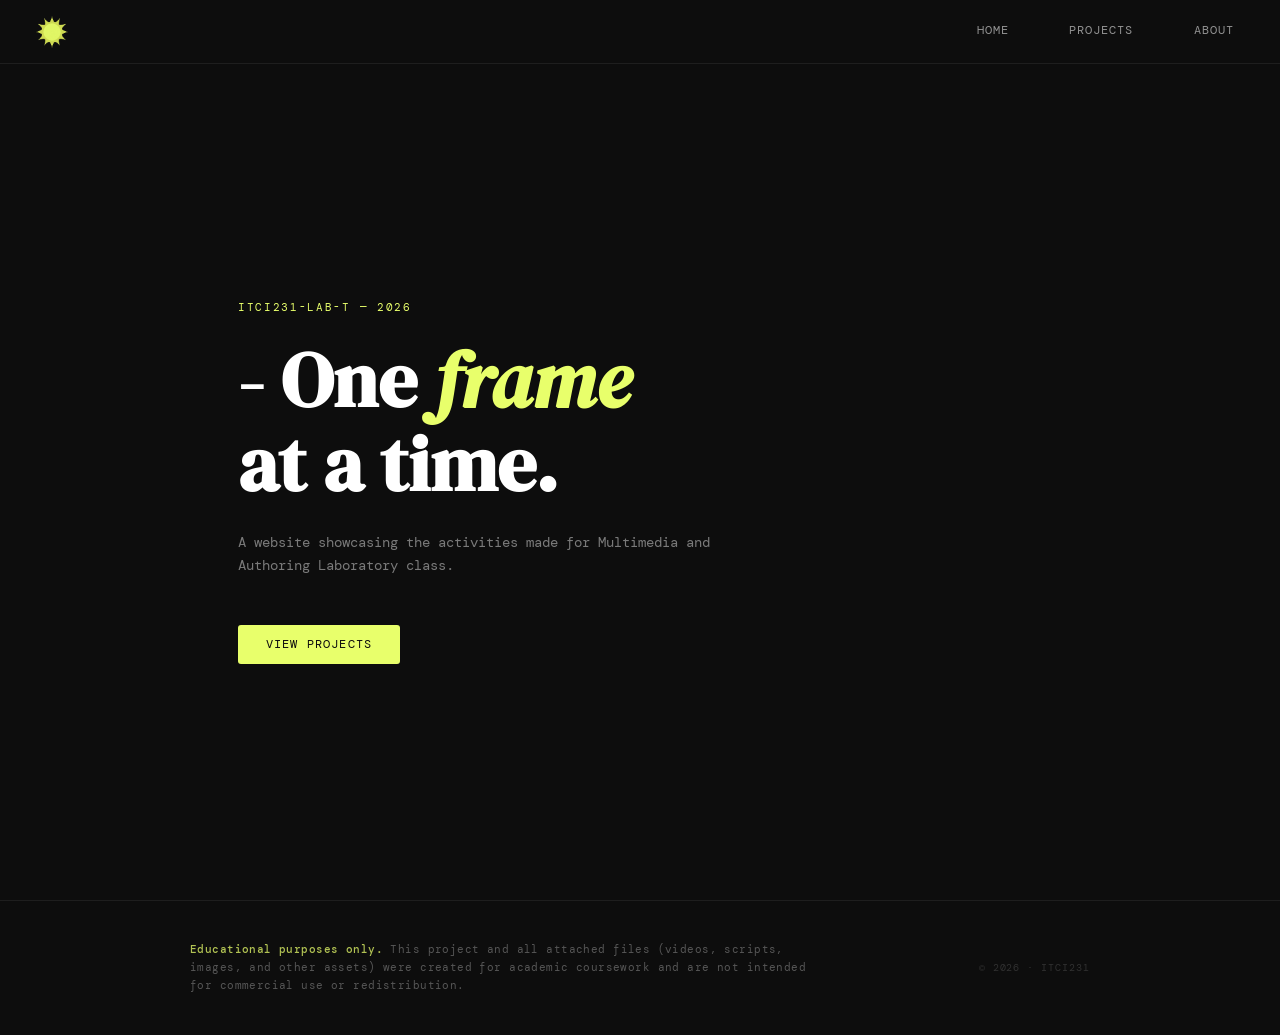
<file: index.html>
<!doctype html>
<html lang="en">
  <head>
    <meta charset="UTF-8" />
    <meta name="viewport" content="width=device-width, initial-scale=1.0" />
    <title>Home — ITCI231</title>

    <link rel="preconnect" href="https://fonts.googleapis.com" />
    <link rel="preconnect" href="https://fonts.gstatic.com" crossorigin />
    <link
      href="https://fonts.googleapis.com/css2?family=DM+Mono:wght@400;500&family=DM+Serif+Display&display=swap"
      rel="stylesheet"
    />

    <link rel="icon" href="./assets/img/sun.png" />
    <link rel="stylesheet" href="./assets/css/navbar.css" />
    <link rel="stylesheet" href="./assets/css/footer.css" />

    <style>
      *,
      *::before,
      *::after {
        box-sizing: border-box;
        margin: 0;
        padding: 0;
      }

      body {
        background: #0d0d0d;
        color: #e0e0d8;
        font-family: "DM Mono", monospace;
        min-height: 100vh;
      }

      .hero {
        display: flex;
        flex-direction: column;
        justify-content: center;
        align-items: flex-start;
        min-height: calc(100vh - 64px);
        padding: 4rem 3rem;
        max-width: 900px;
        margin: 0 auto;
      }

      .hero-label {
        font-size: 0.7rem;
        letter-spacing: 0.15em;
        text-transform: uppercase;
        color: #e8ff6b;
        margin-bottom: 1.5rem;
      }

      .hero-title {
        font-family: "DM Serif Display", serif;
        font-size: clamp(2.5rem, 6vw, 5rem);
        color: #ffffff;
        line-height: 1.1;
        margin-bottom: 1.5rem;
      }

      .hero-title em {
        font-style: italic;
        color: #e8ff6b;
      }

      .hero-sub {
        font-size: 0.85rem;
        color: rgba(255, 255, 255, 0.45);
        line-height: 1.7;
        max-width: 480px;
        margin-bottom: 3rem;
      }

      .hero-cta {
        display: inline-block;
        font-family: "DM Mono", monospace;
        font-size: 0.72rem;
        letter-spacing: 0.1em;
        text-transform: uppercase;
        color: #0d0d0d;
        background: #e8ff6b;
        padding: 0.75rem 1.75rem;
        text-decoration: none;
        border-radius: 3px;
        transition: opacity 0.2s;
      }

      .hero-cta:hover {
        opacity: 0.85;
      }
    </style>
  </head>
  <body>
    <div id="navbar"></div>

    <main>
      <section class="hero">
        <p class="hero-label">ITCI231-LAB-T — 2026</p>
        <h1 class="hero-title">
          - One <em>frame</em><br />
          at a time.
        </h1>
        <p class="hero-sub">
          A website showcasing the activities made for Multimedia and Authoring
          Laboratory class.
        </p>
        <!-- Fixed: removed explicit filename, directory link is cleaner -->
        <a href="./projects/" class="hero-cta">View Projects</a>
      </section>
    </main>

    <div id="footer"></div>
    <script src="./assets/js/navbar.js"></script>
    <script src="./assets/js/footer.js"></script>
  </body>
</html>
</file>
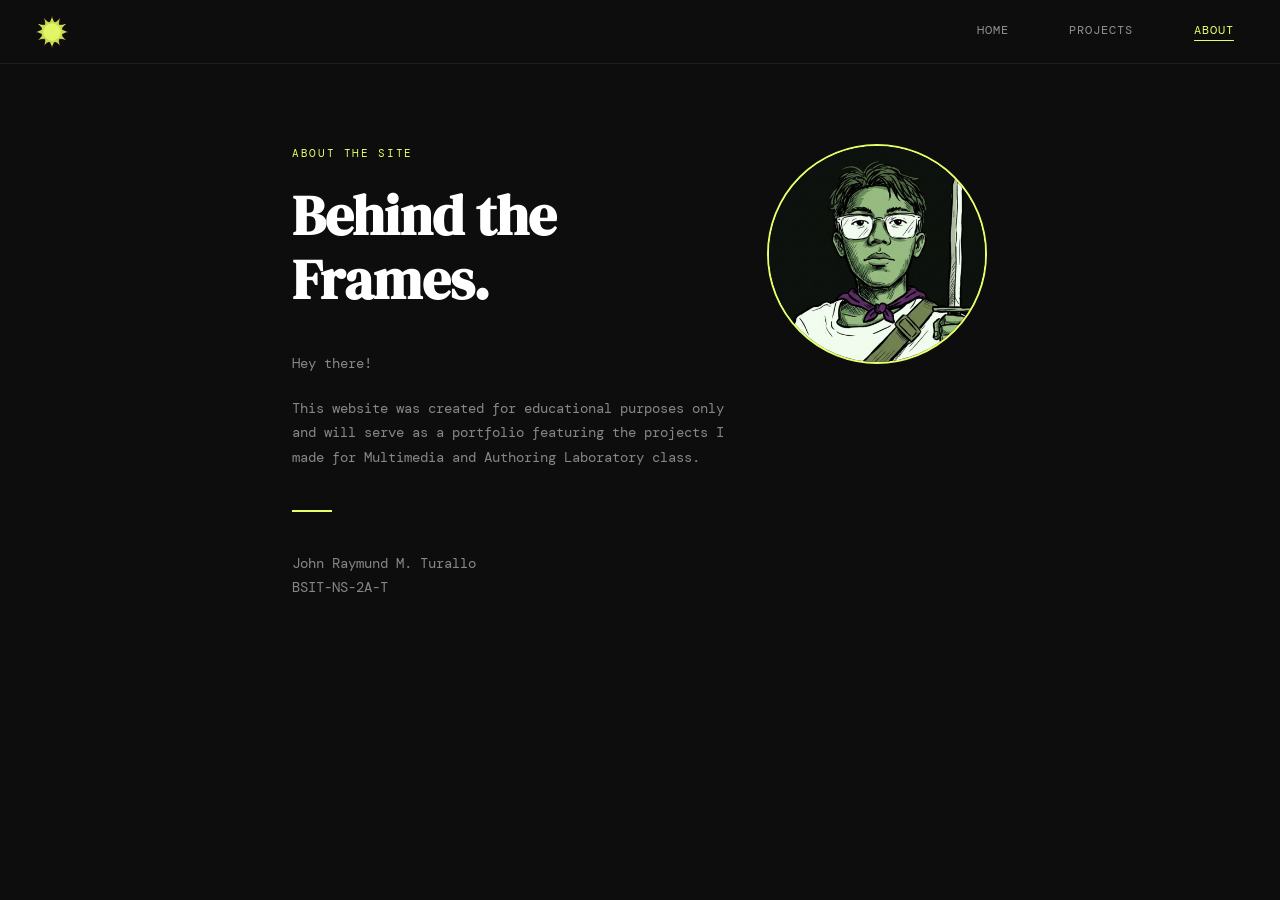
<file: about/index.html>
<!DOCTYPE html>
<html lang="en">
<head>
  <meta charset="UTF-8" />
  <meta name="viewport" content="width=device-width, initial-scale=1.0" />
  <title>About — ITCI231</title>

  <link rel="preconnect" href="https://fonts.googleapis.com" />
  <link rel="preconnect" href="https://fonts.gstatic.com" crossorigin />
  <link href="https://fonts.googleapis.com/css2?family=DM+Mono:wght@400;500&family=DM+Serif+Display&display=swap" rel="stylesheet" />

  <link rel="icon" href="../assets/img/sun.png" />
  <link rel="stylesheet" href="../assets/css/navbar.css" />

  <style>
    *, *::before, *::after { box-sizing: border-box; margin: 0; padding: 0; }

    body {
      background: #0d0d0d;
      color: #e0e0d8;
      font-family: "DM Mono", monospace;
      min-height: 100vh;
    }

    .page {
      max-width: 760px;
      margin: 0 auto;
      padding: 5rem 2rem;
    }

    .page-label {
      font-size: 0.68rem;
      letter-spacing: 0.15em;
      text-transform: uppercase;
      color: #e8ff6b;
      margin-bottom: 1.25rem;
    }

    h1 {
      font-family: "DM Serif Display", serif;
      font-size: clamp(2rem, 5vw, 3.5rem);
      color: #fff;
      line-height: 1.15;
      margin-bottom: 2.5rem;
    }

    p {
      font-size: 0.85rem;
      color: rgba(255,255,255,0.5);
      line-height: 1.8;
      margin-bottom: 1.25rem;
    }

    .divider {
      width: 40px;
      height: 1.5px;
      background: #e8ff6b;
      margin: 2.5rem 0;
    }

    .about-layout {
      display: flex;
      align-items: flex-start;   /* aligns text and image at the top */
      gap: 2rem;                 /* spacing between text and image */
    }

    .about-text {
      flex: 2;                   /* text takes more space */
    }

    .about-image {
      flex: 1;                   /* image takes less space */
      display: flex;
      justify-content: center;
    }

    .profile-img {
      width: 220px;
      height: 220px;
      border-radius: 50%;        /* circular portrait */
      object-fit: cover;
      border: 2px solid #e8ff6b; /* accent border */
    }
  </style>
</head>
<body>

  <!-- ① Navbar placeholder -->
  <div id="navbar"></div>

  <main>
    <section class="page about-layout">
      <div class="about-text">
        <p class="page-label">About the site</p>
        <h1>Behind the Frames.</h1>
        <p>
          Hey there!
        </p>
        <p>
          This website was created for educational purposes only and will serve as a portfolio 
          featuring the projects I made for Multimedia and Authoring Laboratory class.
        </p>
        <div class="divider"></div>
        <p>John Raymund M. Turallo <br>BSIT-NS-2A-T</p>
      </div>

      <!-- Profile image on the right -->
      <div class="about-image">
        <img src="../assets/img/ray.png" 
            alt="ray" 
            class="profile-img" />
      </div>
    </section>
  </main>

  <!-- ② Shared navbar script -->
  <script src="../assets/js/navbar.js"></script>
</body>
</html>
</file>
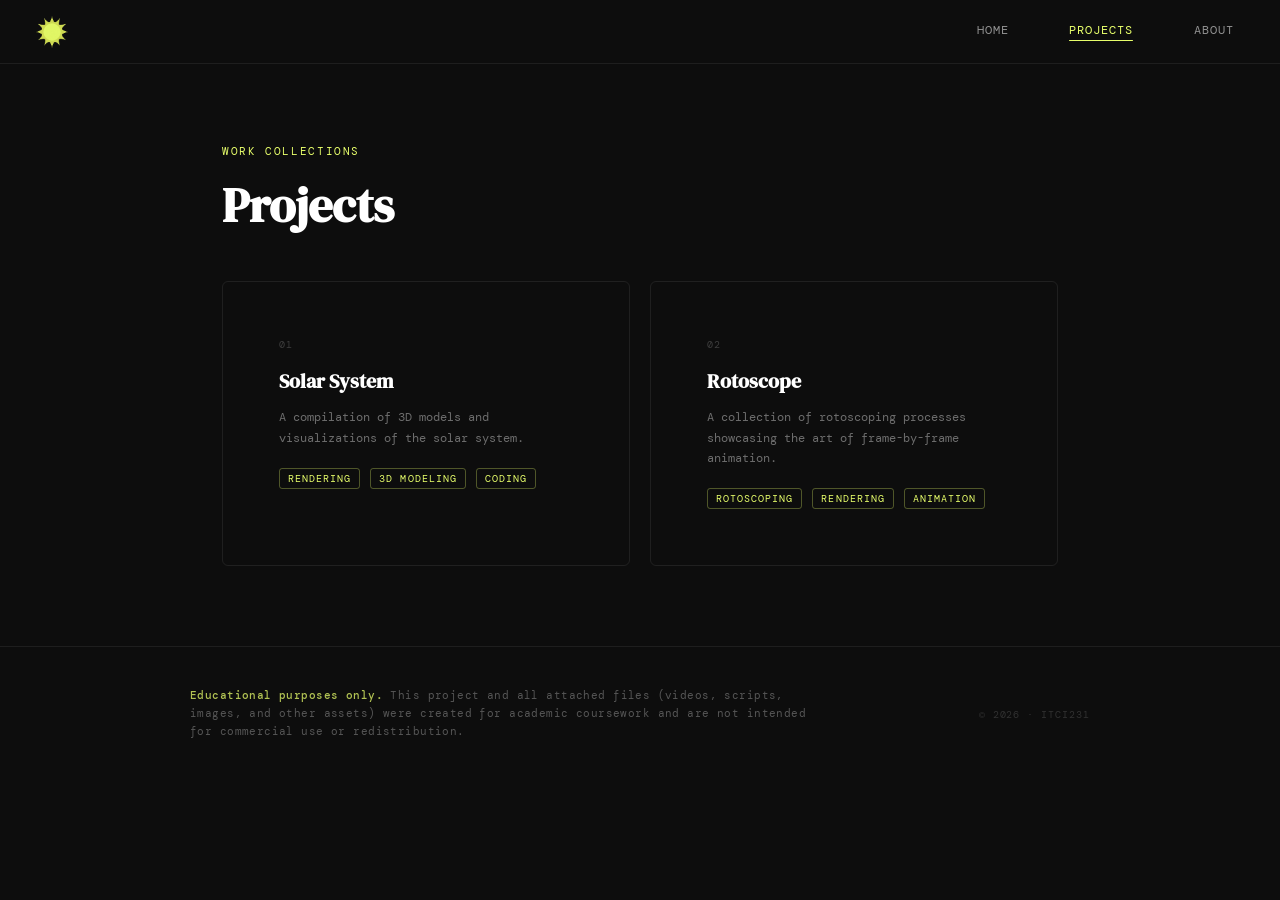
<file: projects/index.html>
<!DOCTYPE html>
<html lang="en">
<head>
  <meta charset="UTF-8" />
  <meta name="viewport" content="width=device-width, initial-scale=1.0" />
  <title>Projects — ITCI231</title>

  <link rel="preconnect" href="https://fonts.googleapis.com" />
  <link rel="preconnect" href="https://fonts.gstatic.com" crossorigin />
  <link href="https://fonts.googleapis.com/css2?family=DM+Mono:wght@400;500&family=DM+Serif+Display&display=swap" rel="stylesheet" />

  <link rel="icon" href="../assets/img/sun.png" />
  <link rel="stylesheet" href="../assets/css/navbar.css" />
  <link rel="stylesheet" href="../assets/css/footer.css" />

  <style>
    *, *::before, *::after { box-sizing: border-box; margin: 0; padding: 0; }

    body {
      background: #0d0d0d;
      color: #e0e0d8;
      font-family: "DM Mono", monospace;
      min-height: 100vh;
    }

    .page {
      max-width: 900px;
      margin: 0 auto;
      padding: 5rem 2rem;
    }

    .page-label {
      font-size: 0.68rem;
      letter-spacing: 0.15em;
      text-transform: uppercase;
      color: #e8ff6b;
      margin-bottom: 1.25rem;
    }

    h1 {
      font-family: "DM Serif Display", serif;
      font-size: clamp(2rem, 5vw, 3rem);
      color: #fff;
      line-height: 1.15;
      margin-bottom: 3rem;
    }

    .projects-grid {
      display: grid;
      grid-template-columns: repeat(auto-fill, minmax(300px, 1fr));
      gap: 1.25rem;
    }

    .project-card {
      display: block;
      text-decoration: none;
      color: inherit;
      border: 1px solid rgba(255,255,255,0.08);
      border-radius: 6px;
      padding: 3.5rem;
      transition: border-color 0.2s, background 0.2s;
      cursor: default;
    }

    .project-card:hover {
      border-color: rgba(232, 255, 107, 0.35);
      background: rgba(232, 255, 107, 0.03);
    }

    .project-num {
      font-size: 0.65rem;
      letter-spacing: 0.12em;
      color: rgba(255,255,255,0.2);
      margin-bottom: 1rem;
    }

    .project-title {
      font-family: "DM Serif Display", serif;
      font-size: 1.25rem;
      color: #fff;
      margin-bottom: 0.75rem;
    }

    .project-desc {
      font-size: 0.75rem;
      color: rgba(255,255,255,0.4);
      line-height: 1.7;
    }

    .project-tag {
      display: inline-block;
      margin-top: 1.25rem;
      font-size: 0.65rem;
      letter-spacing: 0.1em;
      text-transform: uppercase;
      color: #e8ff6b;
      border: 1px solid rgba(232, 255, 107, 0.3);
      padding: 3px 8px;
      border-radius: 3px;
    }
  </style>
</head>
<body>

  <div id="navbar"></div>

  <main>
    <section class="page">
      <p class="page-label">Work Collections</p>
      <h1>Projects</h1>
      <div class="projects-grid">
        <a href="solar-system.html" class="project-card">
          <p class="project-num">01</p>
          <h2 class="project-title">Solar System</h2>
          <p class="project-desc">A compilation of 3D models and visualizations of the solar system.</p>
          <span class="project-tag">Rendering</span>
          <span class="project-tag">3D Modeling</span>
          <span class="project-tag">Coding</span>
        </a>
        
        <a href="rotoscope.html" class="project-card">
          <p class="project-num">02</p>
          <h2 class="project-title">Rotoscope</h2>
          <p class="project-desc">A collection of rotoscoping processes showcasing the art of frame-by-frame animation.</p>
          <span class="project-tag">Rotoscoping</span>
          <span class="project-tag">Rendering</span>
          <span class="project-tag">Animation</span>
        </a>
        <!--<div class="project-card">
          <p class="project-num">03</p>
          <h2 class="project-title">Interactive Data Dashboard</h2>
          <p class="project-desc">Real-time analytics platform built with vanilla JS, featuring live filtering and CSV export.</p>
          <span class="project-tag">Development</span>
        </div>
      -->
      </div>
    </section>
  </main>

  <div id="footer"></div>

  <script src="../assets/js/navbar.js"></script>
  <script src="../assets/js/footer.js"></script>

</body>
</html>
</file>
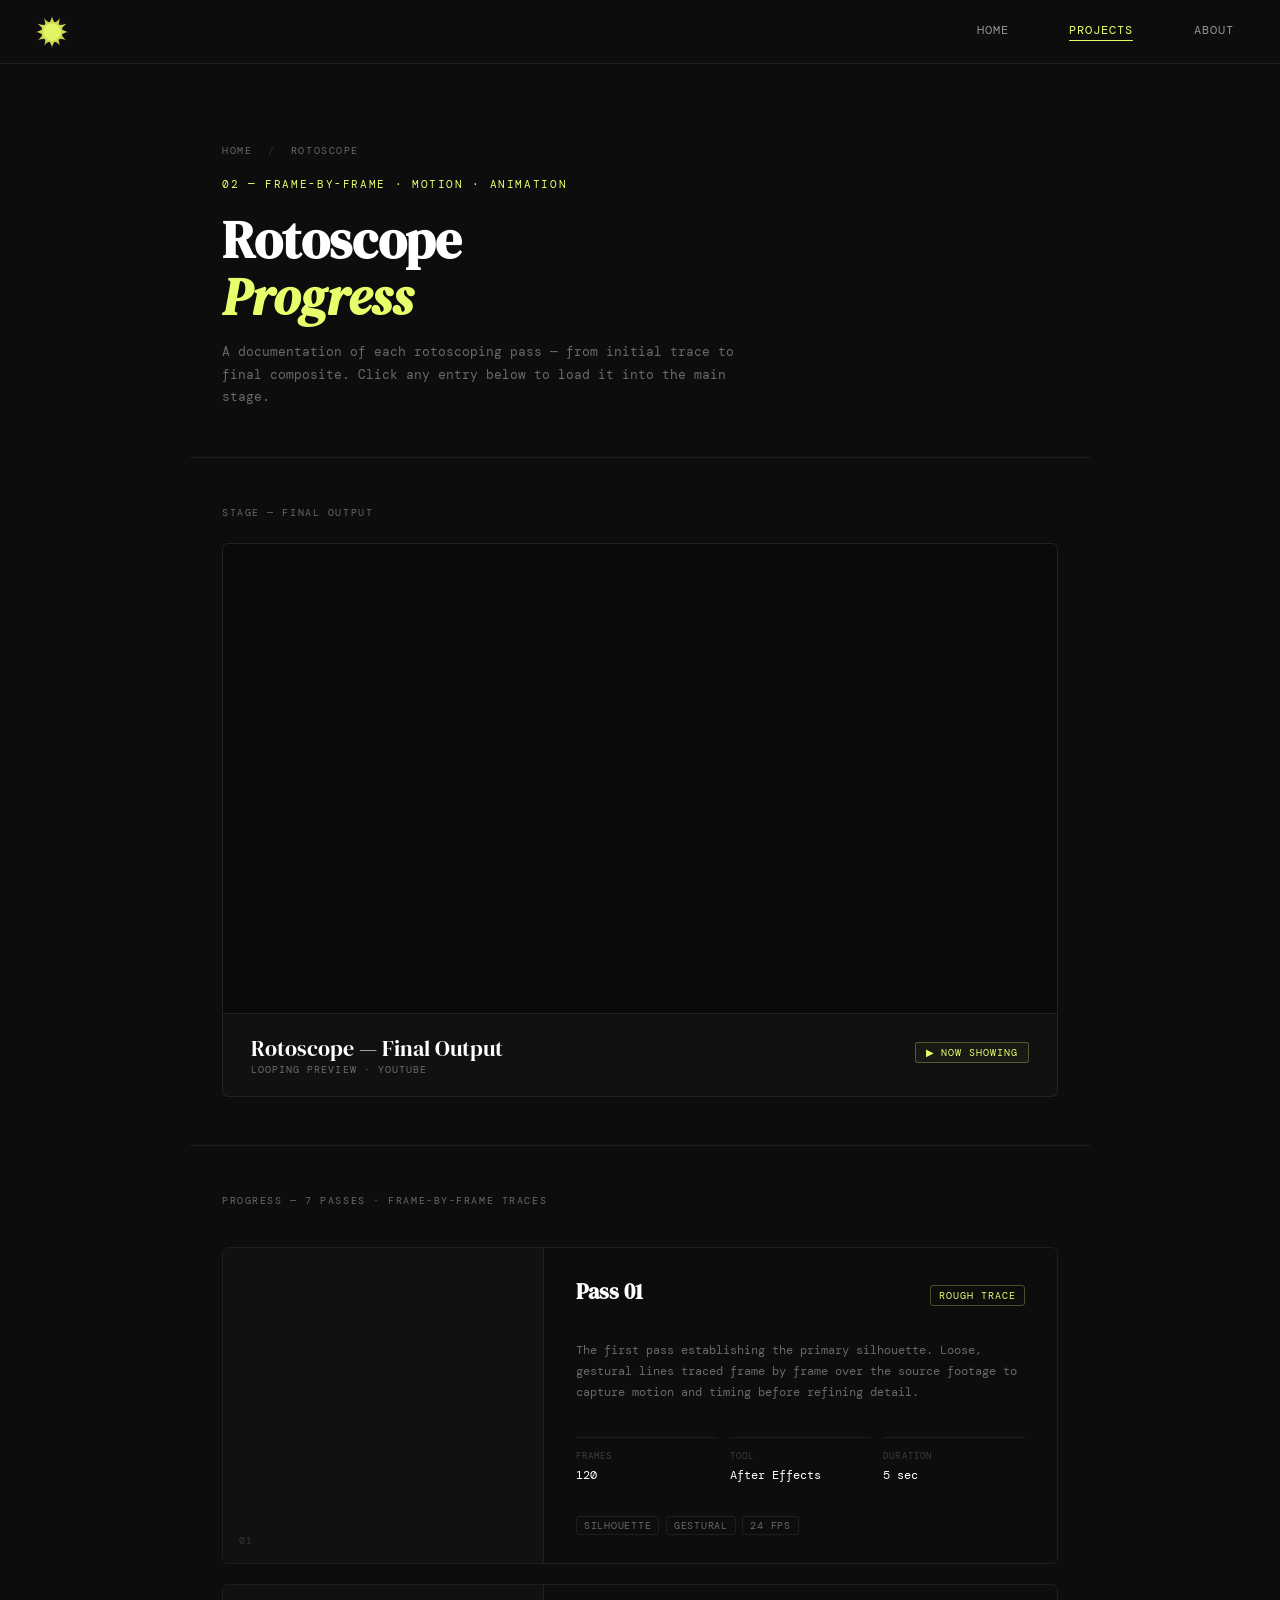
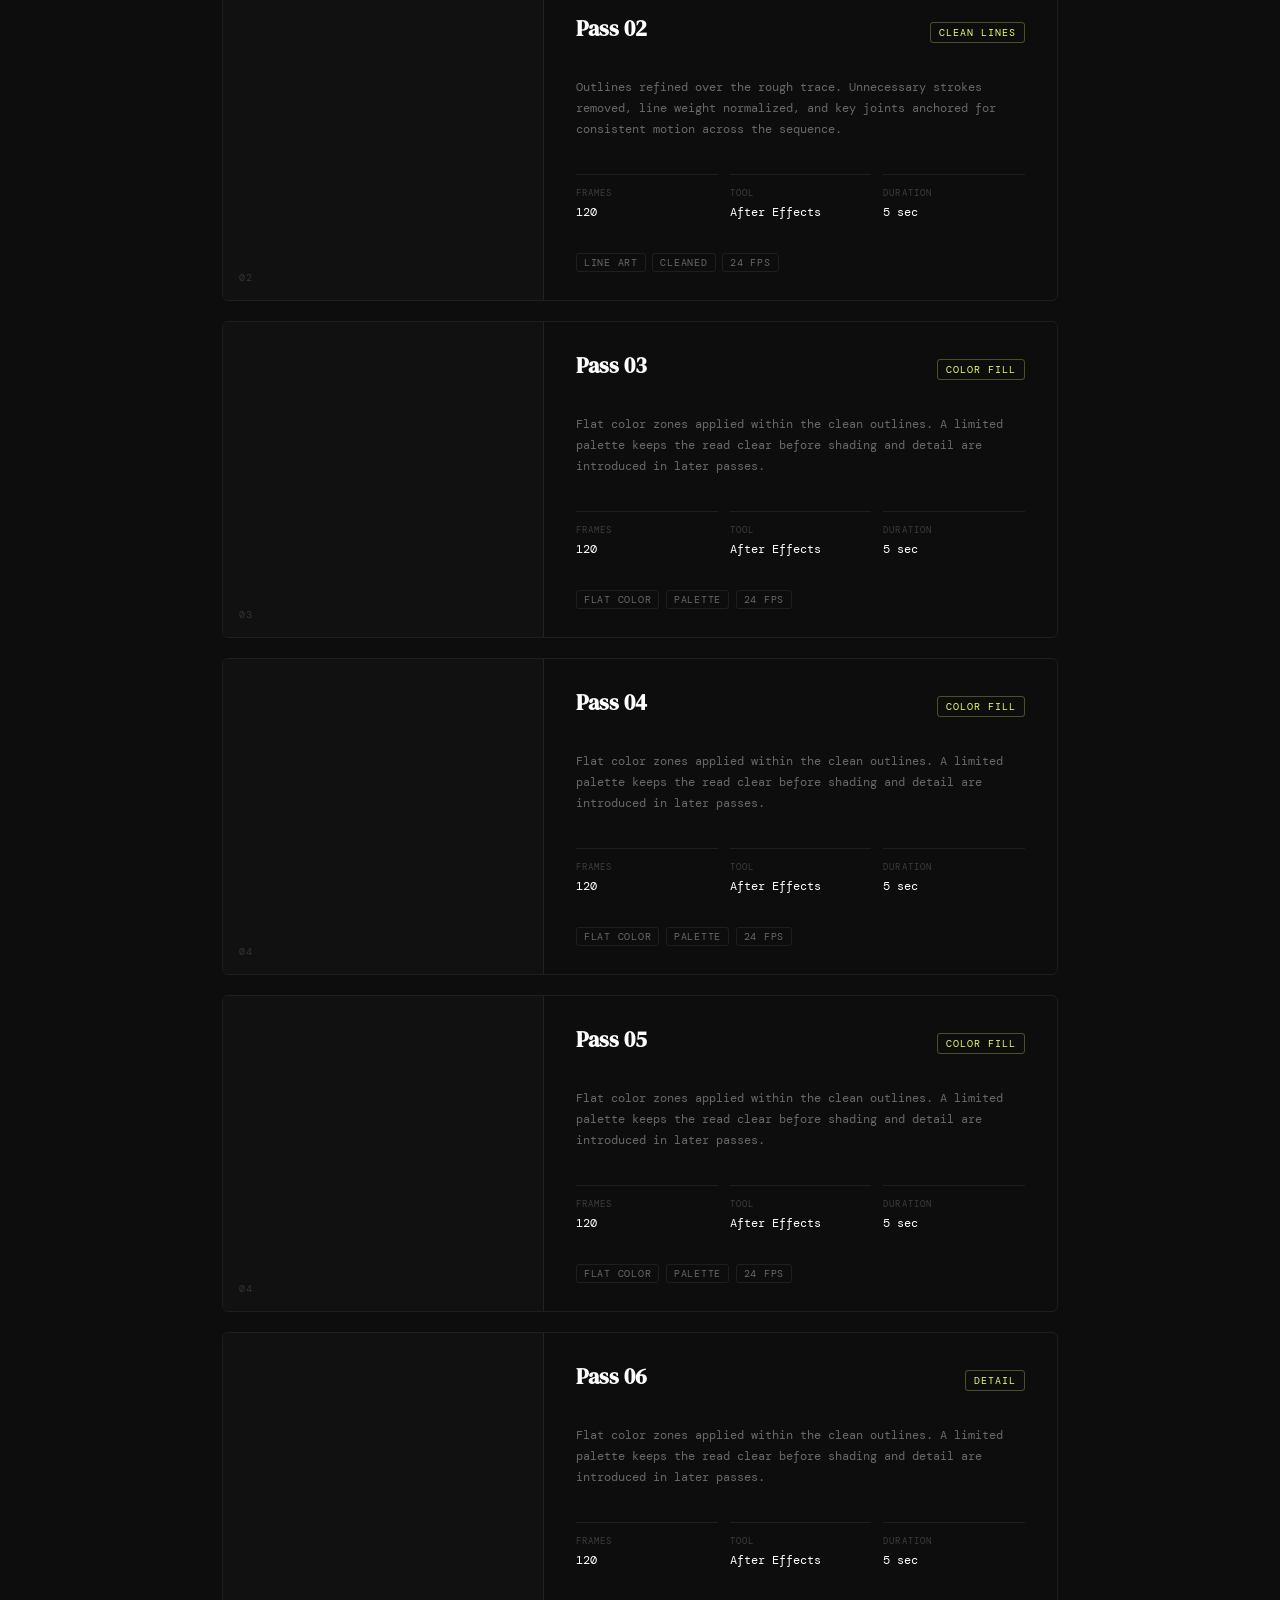
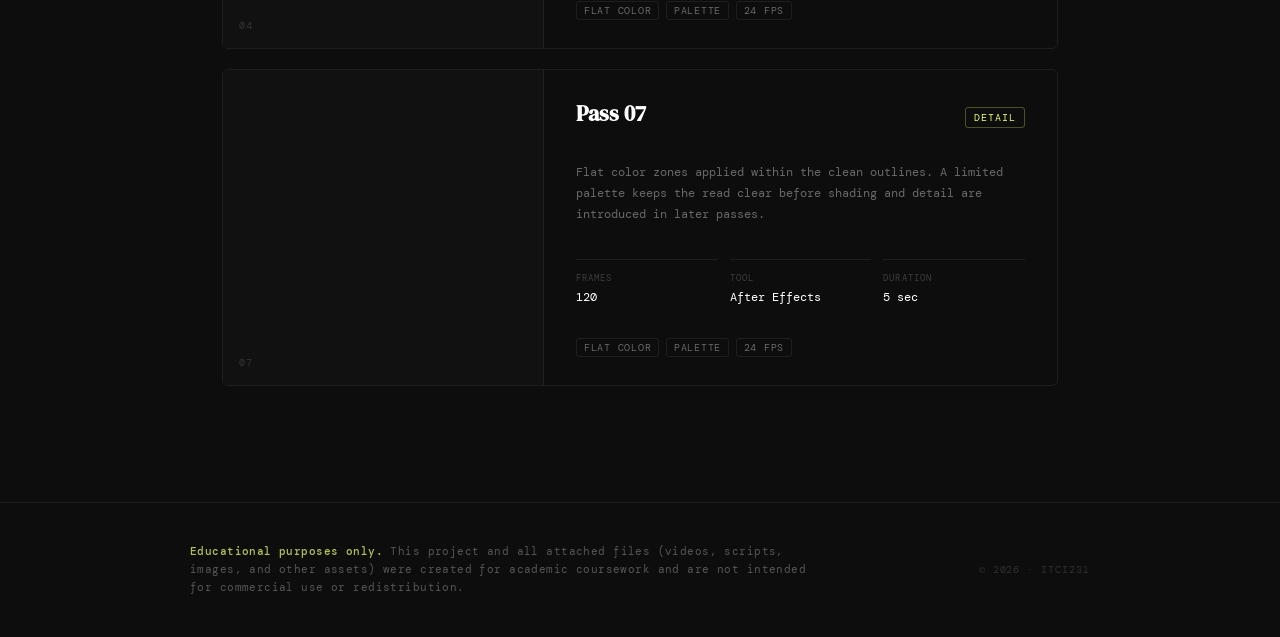
<file: projects/rotoscope.html>
<!DOCTYPE html>
<html lang="en">
<head>
  <meta charset="UTF-8" />
  <meta name="viewport" content="width=device-width, initial-scale=1.0" />
  <title>Rotoscope — ITCI231</title>

  <link rel="preconnect" href="https://fonts.googleapis.com" />
  <link rel="preconnect" href="https://fonts.gstatic.com" crossorigin />
  <link href="https://fonts.googleapis.com/css2?family=DM+Mono:wght@400;500&family=DM+Serif+Display:ital@0;1&display=swap" rel="stylesheet" />

  <link rel="icon" href="../assets/img/sun.png" />
  <link rel="stylesheet" href="../assets/css/navbar.css" />
  <link rel="stylesheet" href="../assets/css/footer.css" />

  <style>
    *, *::before, *::after { box-sizing: border-box; margin: 0; padding: 0; }

    :root {
      --accent: #e8ff6b;
      --bg: #0d0d0d;
      --text: #e0e0d8;
      --muted: rgba(255,255,255,0.38);
      --border: rgba(255,255,255,0.07);
      --accent-border: rgba(232,255,107,0.28);
      --accent-bg: rgba(232,255,107,0.04);
    }

    body {
      background: var(--bg);
      color: var(--text);
      font-family: "DM Mono", monospace;
      min-height: 100vh;
    }

    /* ── PAGE HEADER ── */
    .page-header {
      max-width: 900px;
      margin: 0 auto;
      padding: 5rem 2rem 3rem;
    }

    .breadcrumb {
      font-size: 0.65rem;
      letter-spacing: 0.15em;
      text-transform: uppercase;
      color: var(--muted);
      margin-bottom: 1.25rem;
    }

    .breadcrumb a {
      color: var(--muted);
      text-decoration: none;
      transition: color 0.2s;
    }

    .breadcrumb a:hover { color: var(--accent); }

    .breadcrumb span { margin: 0 0.5rem; opacity: 0.4; }

    .page-label {
      font-size: 0.68rem;
      letter-spacing: 0.15em;
      text-transform: uppercase;
      color: var(--accent);
      margin-bottom: 1.25rem;
    }

    .page-header h1 {
      font-family: "DM Serif Display", serif;
      font-size: clamp(2rem, 5vw, 3.25rem);
      color: #fff;
      line-height: 1.1;
      margin-bottom: 1rem;
    }

    .page-header h1 em {
      font-style: italic;
      color: var(--accent);
    }

    .page-desc {
      font-size: 0.8rem;
      color: var(--muted);
      line-height: 1.75;
      max-width: 520px;
    }

    /* ── DIVIDER ── */
    .section-divider {
      max-width: 900px;
      margin: 0 auto;
      padding: 0 2rem;
      border-top: 1px solid var(--border);
    }

    /* ── MAIN STAGE ── */
    .stage-section {
      max-width: 900px;
      margin: 0 auto;
      padding: 3rem 2rem;
      border-bottom: 1px solid var(--border);
    }

    .stage-label {
      font-size: 0.65rem;
      letter-spacing: 0.15em;
      text-transform: uppercase;
      color: var(--muted);
      margin-bottom: 1.5rem;
    }

    .stage-wrapper {
      border: 1px solid var(--border);
      border-radius: 6px;
      overflow: hidden;
      transition: border-color 0.25s;
      background: #111;
    }

    .stage-wrapper:hover {
      border-color: var(--accent-border);
    }

    .stage-media {
      width: 100%;
      aspect-ratio: 16 / 9;
      object-fit: contain;
      background: #0a0a0a;
      display: block;
    }

    .stage-media.is-empty {
      display: flex;
      align-items: center;
      justify-content: center;
      flex-direction: column;
      gap: 0.75rem;
      aspect-ratio: 16 / 9;
      background: #0a0a0a;
    }

    .stage-empty-icon {
      font-size: 2.5rem;
      opacity: 0.12;
    }

    .stage-empty-text {
      font-size: 0.68rem;
      letter-spacing: 0.1em;
      text-transform: uppercase;
      color: rgba(255,255,255,0.12);
    }

    .stage-footer {
      padding: 1.25rem 1.75rem;
      border-top: 1px solid var(--border);
      display: flex;
      align-items: baseline;
      justify-content: space-between;
      flex-wrap: wrap;
      gap: 0.75rem;
    }

    .stage-title {
      font-family: "DM Serif Display", serif;
      font-size: 1.35rem;
      color: #fff;
    }

    .stage-title.placeholder {
      color: rgba(255,255,255,0.18);
      font-style: italic;
    }

    .stage-meta {
      font-size: 0.65rem;
      letter-spacing: 0.1em;
      text-transform: uppercase;
      color: var(--muted);
    }

    .stage-badge {
      font-size: 0.6rem;
      letter-spacing: 0.1em;
      text-transform: uppercase;
      color: var(--accent);
      border: 1px solid var(--accent-border);
      background: var(--accent-bg);
      padding: 3px 10px;
      border-radius: 3px;
    }

    /* ── PROGRESS GRID ── */
    .progress-section {
      max-width: 900px;
      margin: 0 auto;
      padding: 3rem 2rem 6rem;
    }

    .progress-section-label {
      font-size: 0.65rem;
      letter-spacing: 0.15em;
      text-transform: uppercase;
      color: var(--muted);
      margin-bottom: 2.5rem;
    }

    /* ── ROTO ENTRY ── */
    .roto-entry {
      display: grid;
      grid-template-columns: 1fr 1.6fr;
      gap: 0;
      border: 1px solid var(--border);
      border-radius: 6px;
      margin-bottom: 1.25rem;
      overflow: hidden;
      transition: border-color 0.25s;
      cursor: pointer;
    }

    .roto-entry:hover {
      border-color: var(--accent-border);
    }

    .roto-entry.active {
      border-color: var(--accent-border);
      background: var(--accent-bg);
    }

    .roto-media-wrap {
      position: relative;
      min-height: 200px;
      background: #111;
      border-right: 1px solid var(--border);
      overflow: hidden;
      display: flex;
      align-items: center;
      justify-content: center;
    }

    .roto-thumb {
      width: 100%;
      height: 100%;
      object-fit: cover;
      position: absolute;
      inset: 0;
      display: block;
      transition: transform 0.4s ease;
    }

    .roto-entry:hover .roto-thumb {
      transform: scale(1.05);
    }

    /* Placeholder visual when no image */
    .roto-thumb-placeholder {
      width: 80px;
      height: 80px;
      border: 1px dashed rgba(255,255,255,0.1);
      border-radius: 4px;
      display: flex;
      align-items: center;
      justify-content: center;
      font-size: 1.5rem;
      opacity: 0.2;
    }

    .roto-num {
      position: absolute;
      bottom: 1rem;
      left: 1rem;
      font-size: 0.6rem;
      letter-spacing: 0.12em;
      color: rgba(255,255,255,0.15);
    }

    /* "Play in stage" indicator on hover */
    .roto-play-hint {
      position: absolute;
      inset: 0;
      display: flex;
      align-items: center;
      justify-content: center;
      background: rgba(232,255,107,0.06);
      opacity: 0;
      transition: opacity 0.25s;
      pointer-events: none;
    }

    .roto-entry:hover .roto-play-hint {
      opacity: 1;
    }

    .roto-play-hint span {
      font-size: 0.58rem;
      letter-spacing: 0.14em;
      text-transform: uppercase;
      color: var(--accent);
      border: 1px solid var(--accent-border);
      background: rgba(0,0,0,0.55);
      padding: 4px 10px;
      border-radius: 3px;
    }

    .roto-details {
      padding: 1.75rem 2rem;
      display: flex;
      flex-direction: column;
      justify-content: space-between;
      gap: 1rem;
    }

    .roto-header {
      display: flex;
      align-items: baseline;
      justify-content: space-between;
      flex-wrap: wrap;
      gap: 0.5rem;
    }

    .roto-name {
      font-family: "DM Serif Display", serif;
      font-size: 1.4rem;
      color: #fff;
    }

    .roto-type {
      font-size: 0.6rem;
      letter-spacing: 0.1em;
      text-transform: uppercase;
      color: var(--accent);
      border: 1px solid var(--accent-border);
      padding: 3px 8px;
      border-radius: 3px;
    }

    .roto-description {
      font-size: 0.76rem;
      color: var(--muted);
      line-height: 1.75;
    }

    .roto-stats {
      display: grid;
      grid-template-columns: repeat(3, 1fr);
      gap: 0.75rem;
    }

    .stat {
      border-top: 1px solid var(--border);
      padding-top: 0.75rem;
    }

    .stat-label {
      font-size: 0.58rem;
      letter-spacing: 0.12em;
      text-transform: uppercase;
      color: rgba(255,255,255,0.2);
      margin-bottom: 0.3rem;
    }

    .stat-value {
      font-size: 0.78rem;
      color: #fff;
    }

    .roto-tags {
      display: flex;
      flex-wrap: wrap;
      gap: 0.4rem;
    }

    .roto-tag {
      font-size: 0.6rem;
      letter-spacing: 0.08em;
      text-transform: uppercase;
      color: var(--muted);
      border: 1px solid var(--border);
      padding: 2px 7px;
      border-radius: 3px;
    }

    /* active state overrides */
    .roto-entry.active .roto-name { color: var(--accent); }

    /* ── RESPONSIVE ── */
    @media (max-width: 640px) {
      .roto-entry {
        grid-template-columns: 1fr;
      }

      .roto-media-wrap {
        min-height: 160px;
        border-right: none;
        border-bottom: 1px solid var(--border);
      }

      .roto-stats {
        grid-template-columns: repeat(2, 1fr);
      }

      .stage-footer {
        flex-direction: column;
        gap: 0.5rem;
      }
    }

    @keyframes fadeIn {
      from { opacity: 0; transform: translateY(6px); }
      to   { opacity: 1; transform: translateY(0); }
    }

    .stage-wrapper { animation: fadeIn 0.35s ease; }
  </style>
</head>
<body>

  <div id="navbar"></div>

  <main>

    <!-- PAGE HEADER -->
    <header class="page-header">
      <nav class="breadcrumb">
        <a href="../index.html">Home</a>
        <span>/</span>
        Rotoscope
      </nav>
      <p class="page-label">02 — Frame-by-Frame · Motion · Animation</p>
      <h1>Rotoscope<br><em>Progress</em></h1>
      <p class="page-desc">
        A documentation of each rotoscoping pass — from initial trace to final composite.
        Click any entry below to load it into the main stage.
      </p>
    </header>

    <div class="section-divider"></div>

    <!-- MAIN STAGE -->
    <section class="stage-section">
      <p class="stage-label">Stage — Final Output</p>

      <div class="stage-wrapper" id="stage-wrapper">
        <!-- Standalone looping YouTube embed -->
        <iframe
          class="stage-media"
          id="stage-youtube"
          src="https://www.youtube.com/embed/lslJisZzx8Q?autoplay=1&mute=1&loop=1&playlist=lslJisZzx8Q&controls=1&rel=0"
          title="Rotoscope — Final Output"
          frameborder="0"
          allow="accelerometer; autoplay; clipboard-write; encrypted-media; gyroscope; picture-in-picture"
          allowfullscreen
          style="border:0;"
        ></iframe>

        <div class="stage-footer">
          <div>
            <p class="stage-title" id="stage-title">Rotoscope — Final Output</p>
            <p class="stage-meta" id="stage-meta">Looping preview · YouTube</p>
          </div>
          <span class="stage-badge" id="stage-badge">▶ Now Showing</span>
        </div>
      </div>
    </section>

    <!-- PROGRESS ENTRIES -->
    <section class="progress-section">
      <p class="progress-section-label">Progress — 7 passes · Frame-by-frame traces</p>

      <!-- ── ENTRY 01 ── -->
      <article
        class="roto-entry"
        data-title="Pass 01 — Rough Trace"
        data-type="video"
        data-src="https://www.youtube.com/embed/dQw4w9WgXcQ"
        data-frames="120"
        data-tool="Adobe After Effects"
        data-duration="5s"
        data-meta="Initial rough outline · 24 fps"
      >
        <div class="roto-media-wrap">
          <!-- YouTube embed -->
          <iframe
            width="560"
            height="315"
            src="https://www.youtube.com/embed/K8vX7tVUD8s"
            title="YouTube video player"
            frameborder="0"
            allow="accelerometer; autoplay; clipboard-write; encrypted-media; gyroscope; picture-in-picture"
            allowfullscreen
          ></iframe>
          <span class="roto-num">01</span>
        </div>
        <div class="roto-details">
          <div>
            <div class="roto-header">
              <h2 class="roto-name">Pass 01</h2>
              <span class="roto-type">Rough Trace</span>
            </div>
          </div>
          <p class="roto-description">
            The first pass establishing the primary silhouette. Loose, gestural lines
            traced frame by frame over the source footage to capture motion and timing
            before refining detail.
          </p>
          <div class="roto-stats">
            <div class="stat">
              <p class="stat-label">Frames</p>
              <p class="stat-value">120</p>
            </div>
            <div class="stat">
              <p class="stat-label">Tool</p>
              <p class="stat-value">After Effects</p>
            </div>
            <div class="stat">
              <p class="stat-label">Duration</p>
              <p class="stat-value">5 sec</p>
            </div>
          </div>
          <div class="roto-tags">
            <span class="roto-tag">Silhouette</span>
            <span class="roto-tag">Gestural</span>
            <span class="roto-tag">24 fps</span>
          </div>
        </div>
      </article>

      <!-- ── ENTRY 02 ── -->
      <article
        class="roto-entry"
        data-title="Pass 02 — Clean Lines"
        data-type="video"
        data-src="https://www.youtube.com/embed/Y9kvcU4TQKE"
        data-frames="120"
        data-tool="Adobe After Effects"
        data-duration="5s"
        data-meta="Refined outlines · 24 fps"
      >
        <div class="roto-media-wrap">
          <!-- YouTube embed -->
          <iframe
            width="560"
            height="315"
            src="https://www.youtube.com/embed/Y9kvcU4TQKE"
            title="YouTube video player"
            frameborder="0"
            allow="accelerometer; autoplay; clipboard-write; encrypted-media; gyroscope; picture-in-picture"
            allowfullscreen
          ></iframe>
          <span class="roto-num">02</span>
        </div>
        <div class="roto-details">
          <div>
            <div class="roto-header">
              <h2 class="roto-name">Pass 02</h2>
              <span class="roto-type">Clean Lines</span>
            </div>
          </div>
          <p class="roto-description">
            Outlines refined over the rough trace. Unnecessary strokes removed,
            line weight normalized, and key joints anchored for consistent
            motion across the sequence.
          </p>
          <div class="roto-stats">
            <div class="stat">
              <p class="stat-label">Frames</p>
              <p class="stat-value">120</p>
            </div>
            <div class="stat">
              <p class="stat-label">Tool</p>
              <p class="stat-value">After Effects</p>
            </div>
            <div class="stat">
              <p class="stat-label">Duration</p>
              <p class="stat-value">5 sec</p>
            </div>
          </div>
          <div class="roto-tags">
            <span class="roto-tag">Line Art</span>
            <span class="roto-tag">Cleaned</span>
            <span class="roto-tag">24 fps</span>
          </div>
        </div>
      </article>

<!-- ── ENTRY 03 ── -->
<article
        class="roto-entry"
        data-title="Pass 03 — Color Fill"
        data-type="video"
        data-src="https://www.youtube.com/embed/JgYcy8U0If4"
        data-frames="120"
        data-tool="Adobe After Effects"
        data-duration="5s"
        data-meta="Flat color applied · 24 fps"
      >
        <div class="roto-media-wrap">
          <!-- YouTube embed -->
          <iframe
            width="560"
            height="315"
            src="https://www.youtube.com/embed/JgYcy8U0If4"
            title="YouTube video player"
            frameborder="0"
            allow="accelerometer; autoplay; clipboard-write; encrypted-media; gyroscope; picture-in-picture"
            allowfullscreen
          ></iframe>
          <span class="roto-num">03</span>
        </div>
        <div class="roto-details">
          <div>
            <div class="roto-header">
              <h2 class="roto-name">Pass 03</h2>
              <span class="roto-type">Color Fill</span>
            </div>
          </div>
          <p class="roto-description">
            Flat color zones applied within the clean outlines. A limited palette
            keeps the read clear before shading and detail are introduced
            in later passes.
          </p>
          <div class="roto-stats">
            <div class="stat">
              <p class="stat-label">Frames</p>
              <p class="stat-value">120</p>
            </div>
            <div class="stat">
              <p class="stat-label">Tool</p>
              <p class="stat-value">After Effects</p>
            </div>
            <div class="stat">
              <p class="stat-label">Duration</p>
              <p class="stat-value">5 sec</p>
            </div>
          </div>
          <div class="roto-tags">
            <span class="roto-tag">Flat Color</span>
            <span class="roto-tag">Palette</span>
            <span class="roto-tag">24 fps</span>
          </div>
        </div>
      </article>

<!-- ── ENTRY 04 ── -->
<article
        class="roto-entry"
        data-title="Pass 04 — Color Fill"
        data-type="video"
        data-src="https://www.youtube.com/embed/uHMzPs4eZjc"
        data-frames="120"
        data-tool="Adobe After Effects"
        data-duration="5s"
        data-meta="Flat color applied · 24 fps"
      >
        <div class="roto-media-wrap">
          <!-- YouTube embed -->
          <iframe
            width="560"
            height="315"
            src="https://www.youtube.com/embed/uHMzPs4eZjc"
            title="YouTube video player"
            frameborder="0"
            allow="accelerometer; autoplay; clipboard-write; encrypted-media; gyroscope; picture-in-picture"
            allowfullscreen
          ></iframe>
          <span class="roto-num">04</span>
        </div>
        <div class="roto-details">
          <div>
            <div class="roto-header">
              <h2 class="roto-name">Pass 04</h2>
              <span class="roto-type">Color Fill</span>
            </div>
          </div>
          <p class="roto-description">
            Flat color zones applied within the clean outlines. A limited palette
            keeps the read clear before shading and detail are introduced
            in later passes.
          </p>
          <div class="roto-stats">
            <div class="stat">
              <p class="stat-label">Frames</p>
              <p class="stat-value">120</p>
            </div>
            <div class="stat">
              <p class="stat-label">Tool</p>
              <p class="stat-value">After Effects</p>
            </div>
            <div class="stat">
              <p class="stat-label">Duration</p>
              <p class="stat-value">5 sec</p>
            </div>
          </div>
          <div class="roto-tags">
            <span class="roto-tag">Flat Color</span>
            <span class="roto-tag">Palette</span>
            <span class="roto-tag">24 fps</span>
          </div>
        </div>
      </article>

<!-- ── ENTRY 05 ── -->
<article
        class="roto-entry"
        data-title="Pass 05 — Shading"
        data-type="video"
        data-src="https://www.youtube.com/embed/NxyY7wmUr2U"
        data-frames="120"
        data-tool="Adobe After Effects"
        data-duration="5s"
        data-meta="Flat color applied · 24 fps"
      >
        <div class="roto-media-wrap">
          <!-- YouTube embed -->
          <iframe
            width="560"
            height="315"
            src="https://www.youtube.com/embed/NxyY7wmUr2U"
            title="YouTube video player"
            frameborder="0"
            allow="accelerometer; autoplay; clipboard-write; encrypted-media; gyroscope; picture-in-picture"
            allowfullscreen
          ></iframe>
          <span class="roto-num">04</span>
        </div>
        <div class="roto-details">
          <div>
            <div class="roto-header">
              <h2 class="roto-name">Pass 05</h2>
              <span class="roto-type">Color Fill</span>
            </div>
          </div>
          <p class="roto-description">
            Flat color zones applied within the clean outlines. A limited palette
            keeps the read clear before shading and detail are introduced
            in later passes.
          </p>
          <div class="roto-stats">
            <div class="stat">
              <p class="stat-label">Frames</p>
              <p class="stat-value">120</p>
            </div>
            <div class="stat">
              <p class="stat-label">Tool</p>
              <p class="stat-value">After Effects</p>
            </div>
            <div class="stat">
              <p class="stat-label">Duration</p>
              <p class="stat-value">5 sec</p>
            </div>
          </div>
          <div class="roto-tags">
            <span class="roto-tag">Flat Color</span>
            <span class="roto-tag">Palette</span>
            <span class="roto-tag">24 fps</span>
          </div>
        </div>
      </article>

      <!-- ── ENTRY 06 ── -->
<article
        class="roto-entry"
        data-title="Pass 06 — Detail"
        data-type="video"
        data-src="https://www.youtube.com/embed/ryMQDqavFlE"
        data-frames="120"
        data-tool="Adobe After Effects"
        data-duration="5s"
        data-meta="Flat color applied · 24 fps"
      >
        <div class="roto-media-wrap">
          <!-- YouTube embed -->
          <iframe
            width="560"
            height="315"
            src="https://www.youtube.com/embed/ryMQDqavFlE"
            title="YouTube video player"
            frameborder="0"
            allow="accelerometer; autoplay; clipboard-write; encrypted-media; gyroscope; picture-in-picture"
            allowfullscreen
          ></iframe>
          <span class="roto-num">04</span>
        </div>
        <div class="roto-details">
          <div>
            <div class="roto-header">
              <h2 class="roto-name">Pass 06</h2>
              <span class="roto-type">Detail</span>
            </div>
          </div>
          <p class="roto-description">
            Flat color zones applied within the clean outlines. A limited palette
            keeps the read clear before shading and detail are introduced
            in later passes.
          </p>
          <div class="roto-stats">
            <div class="stat">
              <p class="stat-label">Frames</p>
              <p class="stat-value">120</p>
            </div>
            <div class="stat">
              <p class="stat-label">Tool</p>
              <p class="stat-value">After Effects</p>
            </div>
            <div class="stat">
              <p class="stat-label">Duration</p>
              <p class="stat-value">5 sec</p>
            </div>
          </div>
          <div class="roto-tags">
            <span class="roto-tag">Flat Color</span>
            <span class="roto-tag">Palette</span>
            <span class="roto-tag">24 fps</span>
          </div>
        </div>
      </article>

            <!-- ── ENTRY 06 ── -->
<article
        class="roto-entry"
        data-title="Pass 06 — Detail"
        data-type="video"
        data-src="https://www.youtube.com/embed/fUV3M8nFyr0"
        data-frames="120"
        data-tool="Adobe After Effects"
        data-duration="5s"
        data-meta="Flat color applied · 24 fps"
      >
        <div class="roto-media-wrap">
          <!-- YouTube embed -->
          <iframe
            width="560"
            height="315"
            src="https://www.youtube.com/embed/fUV3M8nFyr0"
            title="YouTube video player"
            frameborder="0"
            allow="accelerometer; autoplay; clipboard-write; encrypted-media; gyroscope; picture-in-picture"
            allowfullscreen
          ></iframe>
          <span class="roto-num">07</span>
        </div>
        <div class="roto-details">
          <div>
            <div class="roto-header">
              <h2 class="roto-name">Pass 07</h2>
              <span class="roto-type">Detail</span>
            </div>
          </div>
          <p class="roto-description">
            Flat color zones applied within the clean outlines. A limited palette
            keeps the read clear before shading and detail are introduced
            in later passes.
          </p>
          <div class="roto-stats">
            <div class="stat">
              <p class="stat-label">Frames</p>
              <p class="stat-value">120</p>
            </div>
            <div class="stat">
              <p class="stat-label">Tool</p>
              <p class="stat-value">After Effects</p>
            </div>
            <div class="stat">
              <p class="stat-label">Duration</p>
              <p class="stat-value">5 sec</p>
            </div>
          </div>
          <div class="roto-tags">
            <span class="roto-tag">Flat Color</span>
            <span class="roto-tag">Palette</span>
            <span class="roto-tag">24 fps</span>
          </div>
        </div>
      </article>
    </section>
  </main>

  <div id="footer"></div>

  <script src="../assets/js/navbar.js"></script>
  <script src="../assets/js/footer.js"></script>

</body>
</html>
</file>
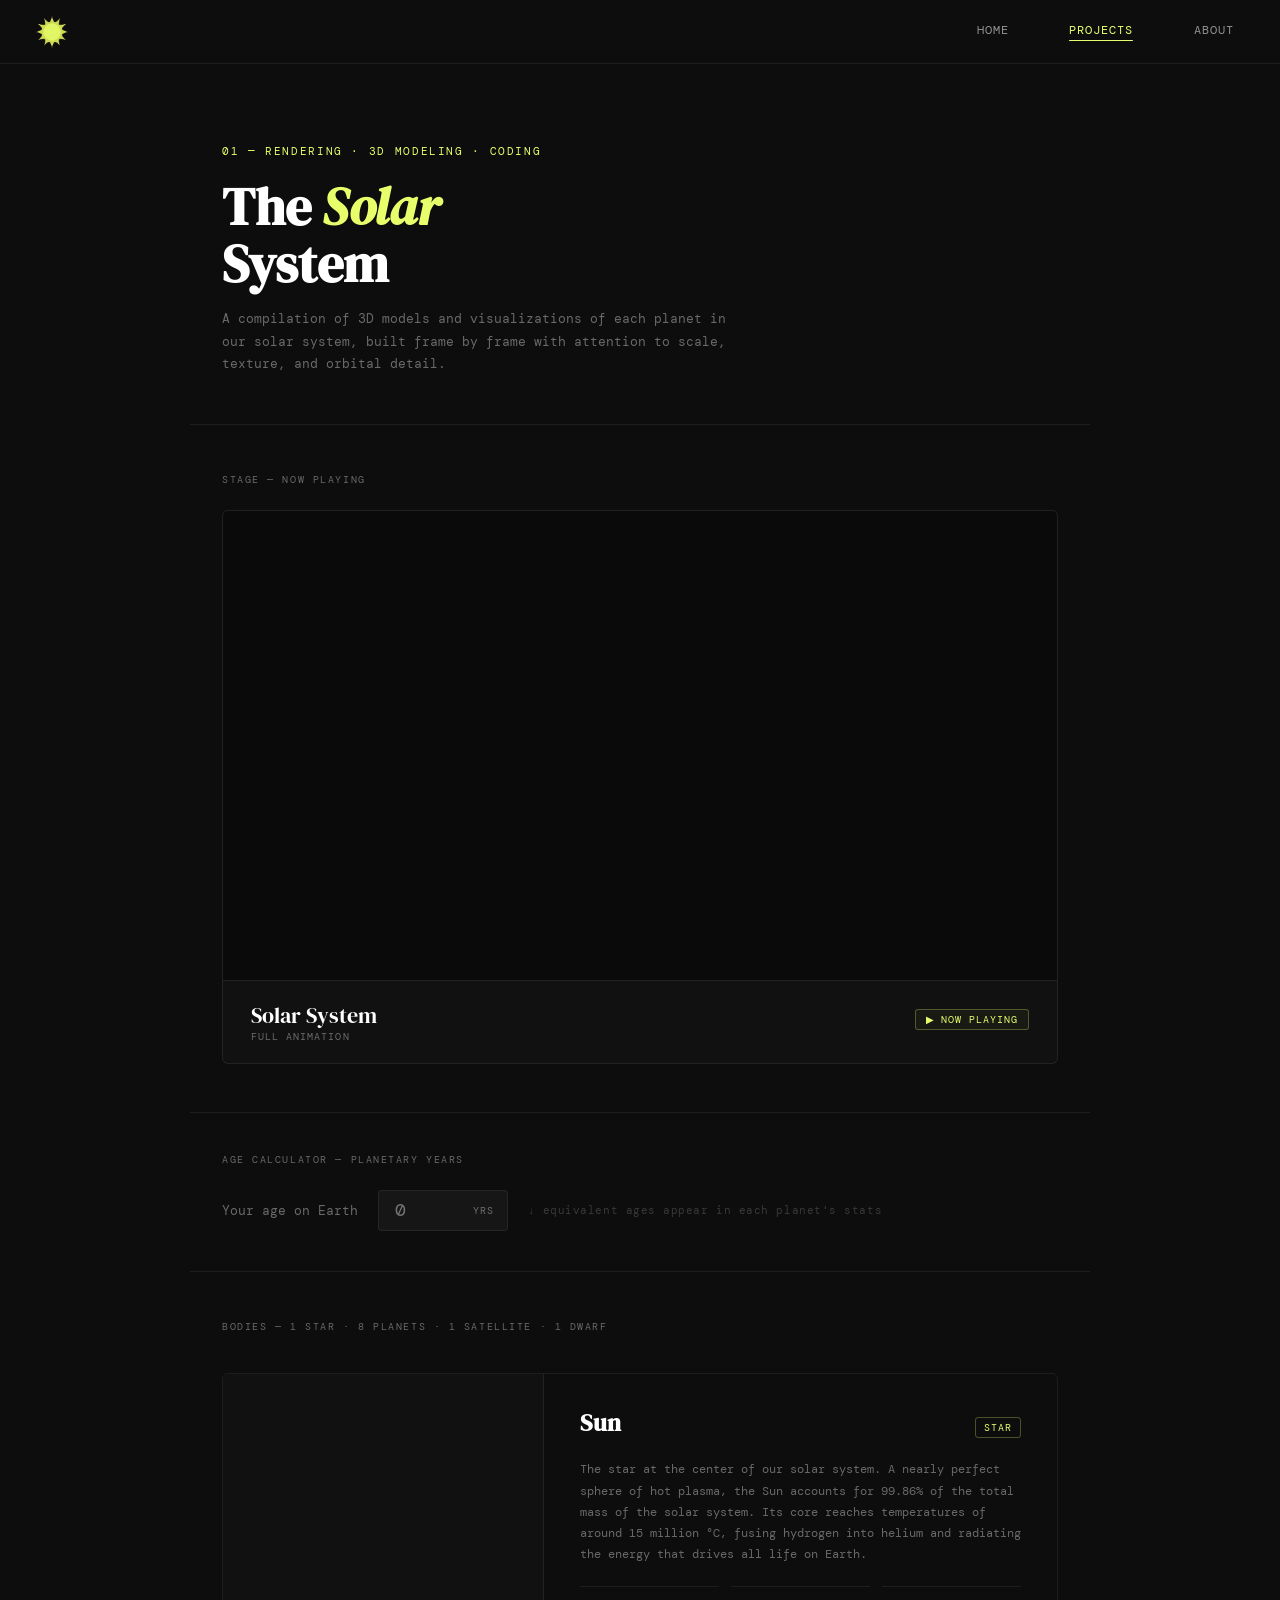
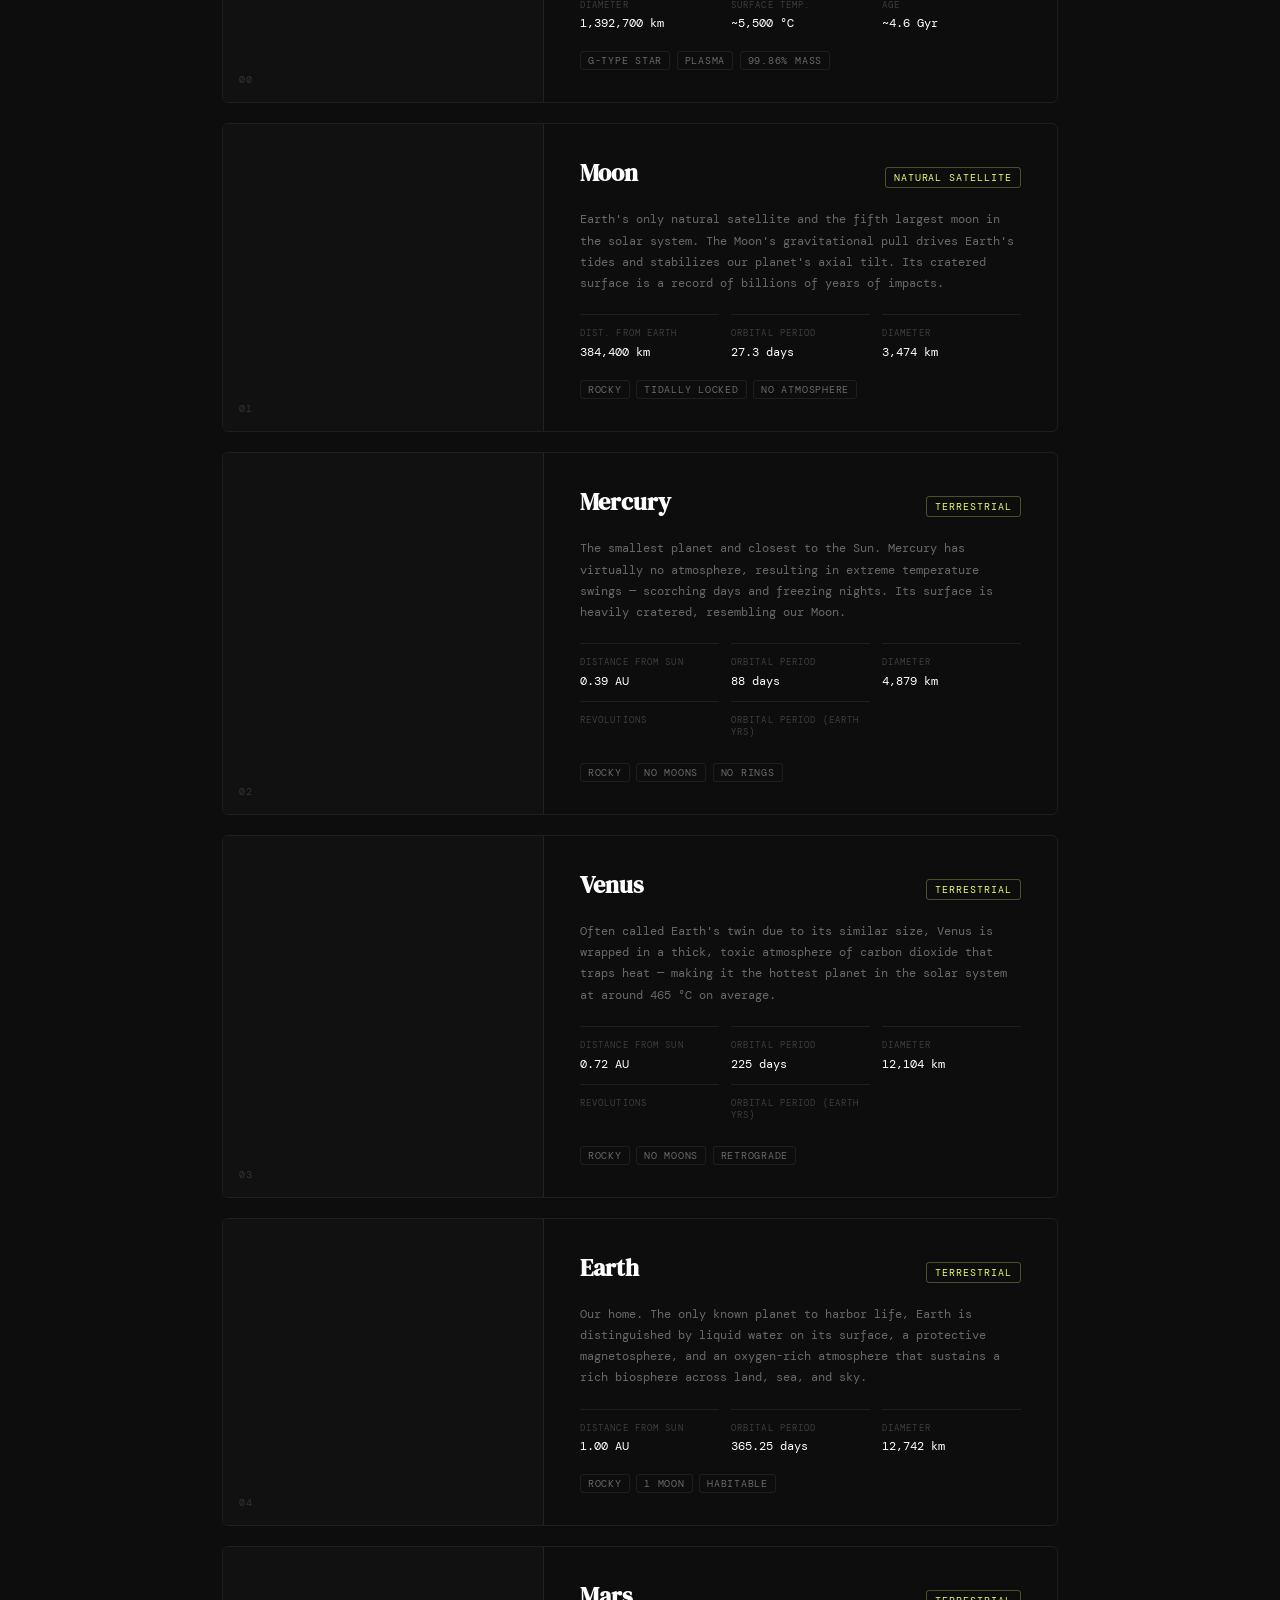
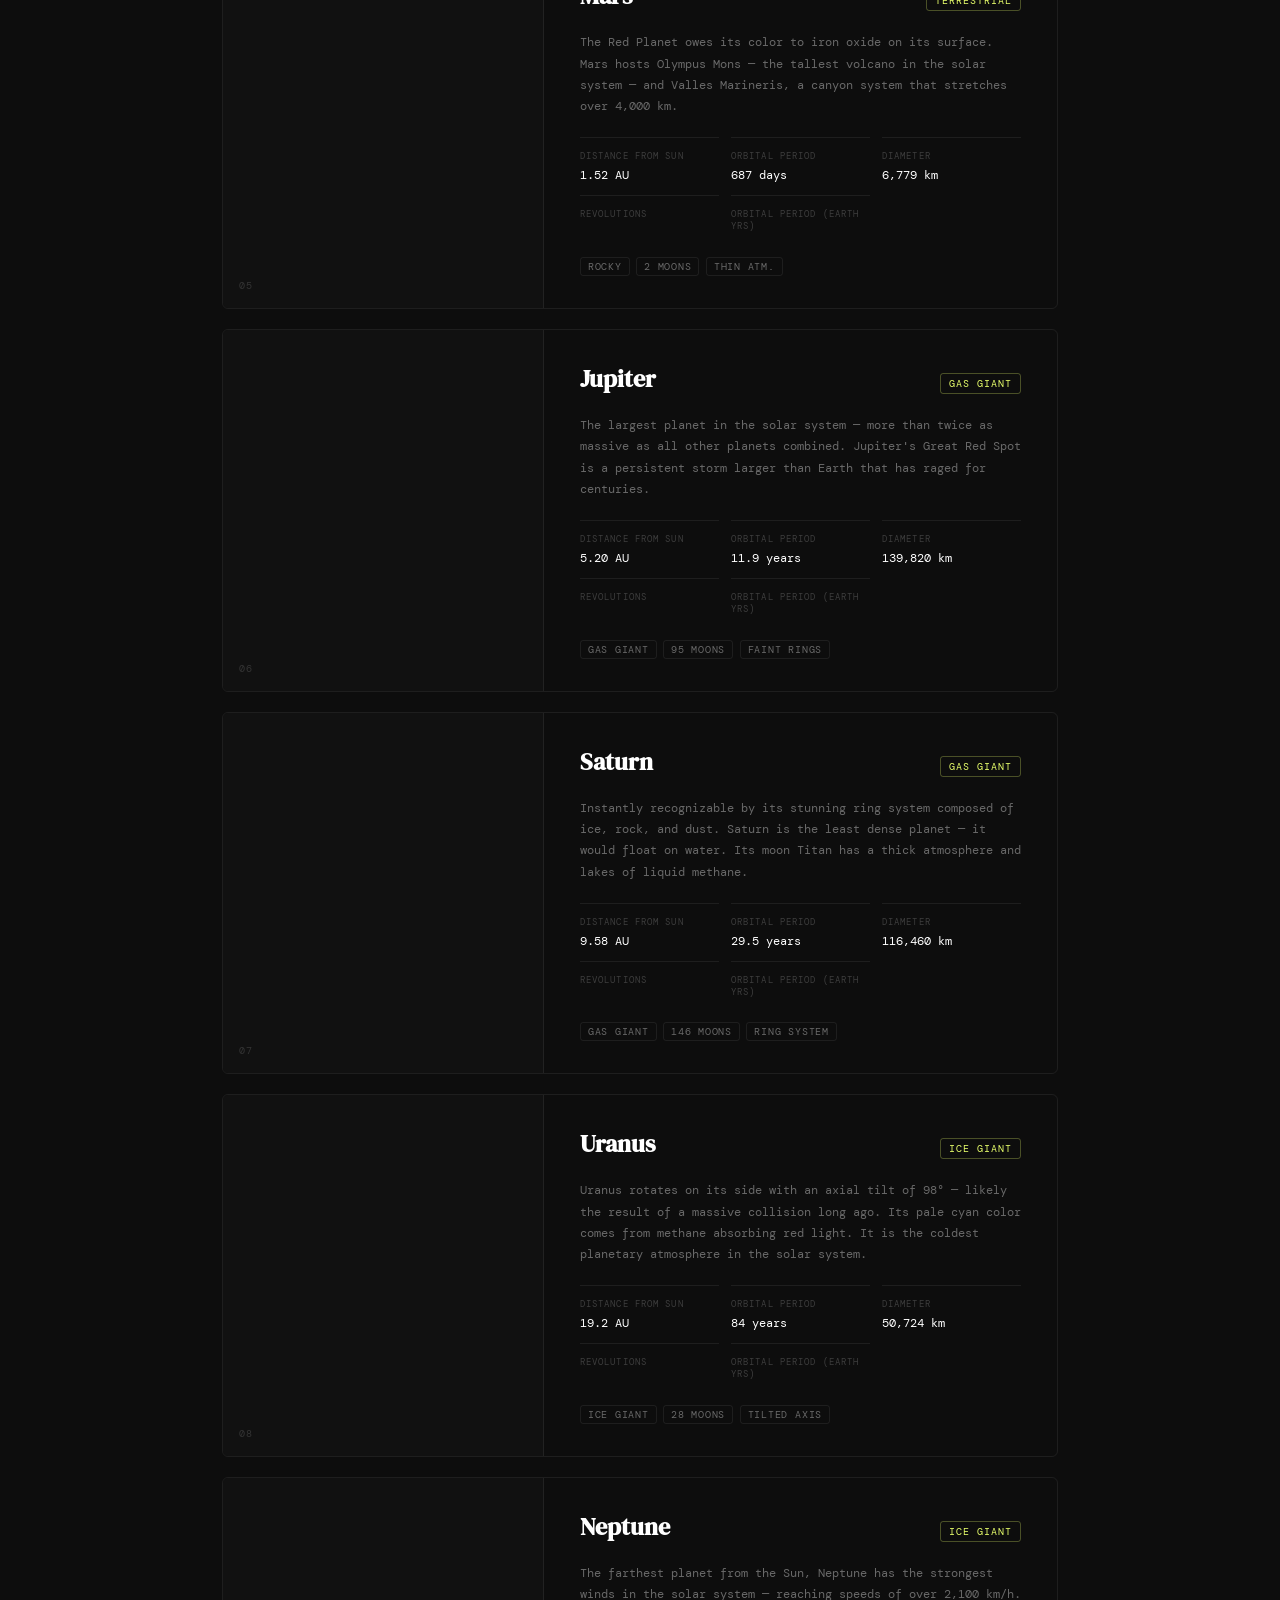
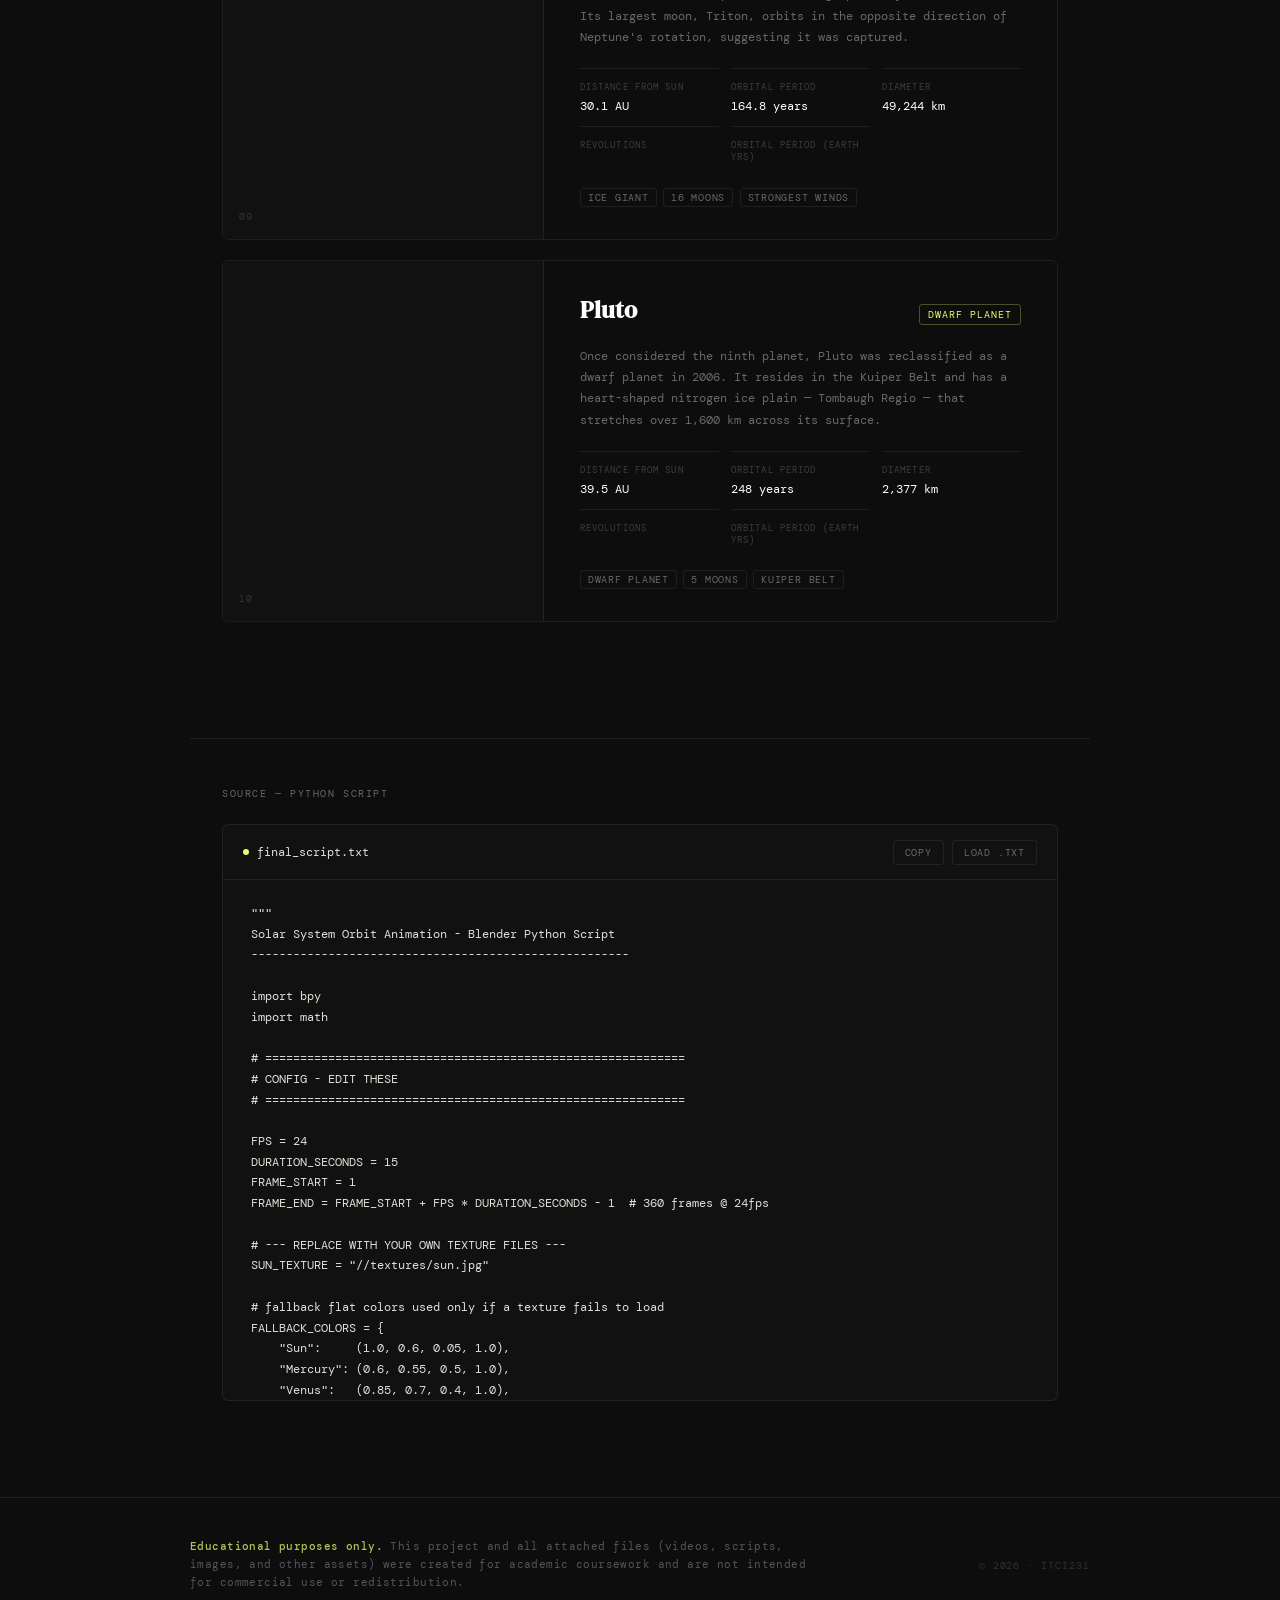
<file: projects/solar-system.html>
<!DOCTYPE html>
<html lang="en">
<head>
  <meta charset="UTF-8" />
  <meta name="viewport" content="width=device-width, initial-scale=1.0" />
  <title>Solar System — ITCI231</title>

  <link rel="preconnect" href="https://fonts.googleapis.com" />
  <link rel="preconnect" href="https://fonts.gstatic.com" crossorigin />
  <link href="https://fonts.googleapis.com/css2?family=DM+Mono:wght@400;500&family=DM+Serif+Display:ital@0;1&display=swap" rel="stylesheet" />

  <link rel="icon" href="../assets/img/sun.png" />
  <link rel="stylesheet" href="../assets/css/navbar.css" />
  <link rel="stylesheet" href="../assets/css/footer.css" />

  <style>
    *, *::before, *::after { box-sizing: border-box; margin: 0; padding: 0; }

    :root {
      --accent: #e8ff6b;
      --bg: #0d0d0d;
      --text: #e0e0d8;
      --muted: rgba(255,255,255,0.38);
      --border: rgba(255,255,255,0.07);
      --accent-border: rgba(232,255,107,0.28);
      --accent-bg: rgba(232,255,107,0.04);
    }

    body {
      background: var(--bg);
      color: var(--text);
      font-family: "DM Mono", monospace;
      min-height: 100vh;
    }

    /* ── PAGE HEADER ── */
    .page-header {
      max-width: 900px;
      margin: 0 auto;
      padding: 5rem 2rem 3rem;
    }

    .breadcrumb {
      font-size: 0.65rem;
      letter-spacing: 0.15em;
      text-transform: uppercase;
      color: var(--muted);
      margin-bottom: 1.25rem;
    }

    .breadcrumb a {
      color: var(--muted);
      text-decoration: none;
      transition: color 0.2s;
    }

    .breadcrumb a:hover { color: var(--accent); }

    .breadcrumb span {
      margin: 0 0.5rem;
      opacity: 0.4;
    }

    .page-label {
      font-size: 0.68rem;
      letter-spacing: 0.15em;
      text-transform: uppercase;
      color: var(--accent);
      margin-bottom: 1.25rem;
    }

    .page-header h1 {
      font-family: "DM Serif Display", serif;
      font-size: clamp(2rem, 5vw, 3.25rem);
      color: #fff;
      line-height: 1.1;
      margin-bottom: 1rem;
    }

    .page-header h1 em {
      font-style: italic;
      color: var(--accent);
    }

    .page-desc {
      font-size: 0.8rem;
      color: var(--muted);
      line-height: 1.75;
      max-width: 520px;
    }

    /* ── DIVIDER ── */
    .section-divider {
      max-width: 900px;
      margin: 0 auto;
      padding: 0 2rem;
      border-top: 1px solid var(--border);
    }

    /* ── MAIN STAGE (YOUTUBE) ── */
    .stage-section {
      max-width: 900px;
      margin: 0 auto;
      padding: 3rem 2rem;
      border-bottom: 1px solid var(--border);
    }

    .stage-label {
      font-size: 0.65rem;
      letter-spacing: 0.15em;
      text-transform: uppercase;
      color: var(--muted);
      margin-bottom: 1.5rem;
    }

    .stage-wrapper {
      border: 1px solid var(--border);
      border-radius: 6px;
      overflow: hidden;
      transition: border-color 0.25s;
      background: #111;
    }

    .stage-wrapper:hover {
      border-color: var(--accent-border);
    }

    .stage-media-frame {
      position: relative;
      width: 100%;
      aspect-ratio: 16 / 9;
      background: #0a0a0a;
    }

    .stage-media-frame iframe {
      width: 100%;
      height: 100%;
      border: 0;
      display: block;
    }

    .stage-empty {
      position: absolute;
      inset: 0;
      display: flex;
      align-items: center;
      justify-content: center;
      flex-direction: column;
      gap: 0.75rem;
    }

    .stage-empty-icon {
      font-size: 2.5rem;
      opacity: 0.12;
    }

    .stage-empty-text {
      font-size: 0.68rem;
      letter-spacing: 0.1em;
      text-transform: uppercase;
      color: rgba(255,255,255,0.12);
    }

    .stage-footer {
      padding: 1.25rem 1.75rem;
      border-top: 1px solid var(--border);
      display: flex;
      align-items: baseline;
      justify-content: space-between;
      flex-wrap: wrap;
      gap: 0.75rem;
    }

    .stage-title {
      font-family: "DM Serif Display", serif;
      font-size: 1.35rem;
      color: #fff;
    }

    .stage-title.placeholder {
      color: rgba(255,255,255,0.18);
      font-style: italic;
    }

    .stage-meta {
      font-size: 0.65rem;
      letter-spacing: 0.1em;
      text-transform: uppercase;
      color: var(--muted);
    }

    .stage-badge {
      font-size: 0.6rem;
      letter-spacing: 0.1em;
      text-transform: uppercase;
      color: var(--accent);
      border: 1px solid var(--accent-border);
      background: var(--accent-bg);
      padding: 3px 10px;
      border-radius: 3px;
    }

    /* ── AGE CALCULATOR ── */
    .age-calculator {
      max-width: 900px;
      margin: 0 auto;
      padding: 2.5rem 2rem;
      border-bottom: 1px solid var(--border);
    }

    .calc-label {
      font-size: 0.65rem;
      letter-spacing: 0.15em;
      text-transform: uppercase;
      color: var(--muted);
      margin-bottom: 1.5rem;
    }

    .calc-inner {
      display: flex;
      align-items: center;
      gap: 1.25rem;
      flex-wrap: wrap;
    }

    .calc-prompt {
      font-size: 0.82rem;
      color: var(--muted);
      white-space: nowrap;
    }

    .calc-input-wrap {
      position: relative;
      display: flex;
      align-items: center;
    }

    #age-input {
      background: rgba(255,255,255,0.04);
      border: 1px solid var(--border);
      border-radius: 4px;
      color: #fff;
      font-family: "DM Mono", monospace;
      font-size: 1.1rem;
      padding: 0.55rem 3.5rem 0.55rem 1rem;
      width: 130px;
      outline: none;
      transition: border-color 0.2s, background 0.2s;
      -moz-appearance: textfield;
    }

    #age-input::-webkit-outer-spin-button,
    #age-input::-webkit-inner-spin-button { -webkit-appearance: none; margin: 0; }

    #age-input:focus {
      border-color: var(--accent-border);
      background: var(--accent-bg);
    }

    .calc-unit {
      position: absolute;
      right: 0.85rem;
      font-size: 0.62rem;
      letter-spacing: 0.1em;
      text-transform: uppercase;
      color: var(--muted);
      pointer-events: none;
    }

    .calc-hint {
      font-size: 0.68rem;
      color: rgba(255,255,255,0.18);
      letter-spacing: 0.05em;
    }

    .calc-active-badge {
      display: none;
      align-items: center;
      gap: 0.4rem;
      font-size: 0.62rem;
      letter-spacing: 0.1em;
      text-transform: uppercase;
      color: var(--accent);
      border: 1px solid var(--accent-border);
      background: var(--accent-bg);
      padding: 3px 10px;
      border-radius: 3px;
      animation: fadeIn 0.3s ease;
    }

    .calc-active-badge.visible { display: flex; }

    .badge-dot {
      width: 5px;
      height: 5px;
      border-radius: 50%;
      background: var(--accent);
      animation: pulse 1.8s ease-in-out infinite;
    }

    @keyframes pulse {
      0%, 100% { opacity: 1; }
      50% { opacity: 0.3; }
    }

    @keyframes fadeIn {
      from { opacity: 0; transform: translateY(4px); }
      to   { opacity: 1; transform: translateY(0); }
    }

    /* ── PLANET AGE STAT ── */
    .planet-age-stat {
      display: none;
      border-top: 1px solid var(--border);
      padding-top: 0.75rem;
      animation: fadeIn 0.35s ease;
    }

    .planet-age-stat.visible { display: block; }

    .planet-age-stat .stat-label {
      color: var(--accent);
      opacity: 0.7;
    }

    .planet-age-stat .stat-value {
      color: var(--accent);
    }

    /* ── PLANETS SECTION ── */
    .planets-section {
      max-width: 900px;
      margin: 0 auto;
      padding: 3rem 2rem 6rem;
    }

    .planets-section-label {
      font-size: 0.65rem;
      letter-spacing: 0.15em;
      text-transform: uppercase;
      color: var(--muted);
      margin-bottom: 2.5rem;
    }

    /* ── PLANET ENTRY ── */
    .planet-entry {
      display: grid;
      grid-template-columns: 1fr 1.6fr;
      gap: 0;
      border: 1px solid var(--border);
      border-radius: 6px;
      margin-bottom: 1.25rem;
      overflow: hidden;
      transition: border-color 0.25s;
    }

    .planet-entry:hover {
      border-color: var(--accent-border);
    }

    .planet-media {
      width: 100%;
      height: 100%;
      object-fit: cover;
      position: absolute;
      inset: 0;
      display: block;
    }

    .planet-visual {
      position: relative;
      min-height: 220px;
      background: #111;
      display: flex;
      align-items: center;
      justify-content: center;
      border-right: 1px solid var(--border);
      overflow: hidden;
    }

    .planet-visual-inner {
      width: 90px;
      height: 90px;
      border-radius: 50%;
      background: var(--planet-color, #333);
      box-shadow:
        inset -18px -10px 30px rgba(0,0,0,0.55),
        0 0 40px var(--planet-glow, rgba(255,255,255,0.04));
      transition: transform 0.4s ease;
    }

    .planet-entry:hover .planet-visual-inner {
      transform: scale(1.07);
    }

    .planet-visual.has-ring .planet-visual-inner::after {
      content: '';
      position: absolute;
      top: 50%;
      left: 50%;
      transform: translate(-50%, -50%) rotateX(70deg);
      width: 140px;
      height: 140px;
      border-radius: 50%;
      border: 12px solid rgba(210, 190, 140, 0.35);
      pointer-events: none;
    }

    .planet-num {
      position: absolute;
      bottom: 1rem;
      left: 1rem;
      font-size: 0.6rem;
      letter-spacing: 0.12em;
      color: rgba(255,255,255,0.15);
    }

    .planet-details {
      padding: 2rem 2.25rem;
      display: flex;
      flex-direction: column;
      justify-content: space-between;
      gap: 1.25rem;
    }

    .planet-header {
      display: flex;
      align-items: baseline;
      justify-content: space-between;
      flex-wrap: wrap;
      gap: 0.5rem;
    }

    .planet-name {
      font-family: "DM Serif Display", serif;
      font-size: 1.5rem;
      color: #fff;
    }

    .planet-type {
      font-size: 0.6rem;
      letter-spacing: 0.1em;
      text-transform: uppercase;
      color: var(--accent);
      border: 1px solid var(--accent-border);
      padding: 3px 8px;
      border-radius: 3px;
    }

    .planet-description {
      font-size: 0.76rem;
      color: var(--muted);
      line-height: 1.75;
    }

    .planet-stats {
      display: grid;
      grid-template-columns: repeat(3, 1fr);
      gap: 0.75rem;
    }

    .stat {
      border-top: 1px solid var(--border);
      padding-top: 0.75rem;
    }

    .stat-label {
      font-size: 0.58rem;
      letter-spacing: 0.12em;
      text-transform: uppercase;
      color: rgba(255,255,255,0.2);
      margin-bottom: 0.3rem;
    }

    .stat-value {
      font-size: 0.78rem;
      color: #fff;
    }

    .planet-tags {
      display: flex;
      flex-wrap: wrap;
      gap: 0.4rem;
    }

    .planet-tag {
      font-size: 0.6rem;
      letter-spacing: 0.08em;
      text-transform: uppercase;
      color: var(--muted);
      border: 1px solid var(--border);
      padding: 2px 7px;
      border-radius: 3px;
    }

    /* ── MEDIA RESPONSIVE ── */
    @media (max-width: 640px) {
      .planet-entry {
        grid-template-columns: 1fr;
      }

      .planet-visual {
        min-height: 160px;
        border-right: none;
        border-bottom: 1px solid var(--border);
      }

      .planet-stats {
        grid-template-columns: repeat(2, 1fr);
      }

      .calc-inner {
        flex-direction: column;
        align-items: flex-start;
        gap: 0.75rem;
      }
    }

    /* ── ADD PLANET PLACEHOLDER ── */
    .add-planet {
      border: 1px dashed rgba(255,255,255,0.1);
      border-radius: 6px;
      padding: 2.5rem;
      text-align: center;
      color: rgba(255,255,255,0.15);
      font-size: 0.72rem;
      letter-spacing: 0.08em;
      text-transform: uppercase;
      cursor: default;
      transition: border-color 0.2s, color 0.2s;
    }

    .add-planet:hover {
      border-color: var(--accent-border);
      color: var(--accent);
    }

    .add-planet-icon {
      font-size: 1.5rem;
      display: block;
      margin-bottom: 0.5rem;
      opacity: 0.4;
    }

    .planet-yt {
      display: flex;
      align-items: center;
      gap: 0.55rem;
      border-top: 1px solid var(--border);
      padding-top: 0.75rem;
      text-decoration: none;
    }

    .yt-label {
      font-size: 0.68rem;
      text-align: justify;
      letter-spacing: 0.06em;
      color: var(--muted);
      transition: color 0.2s;
    }

    .planet-yt:hover .yt-label { color: #e8ff6b; }

    /* ── SOURCE CODE SECTION ── */
    .source-section {
      max-width: 900px;
      margin: 0 auto;
      padding: 3rem 2rem 6rem;
      border-top: 1px solid var(--border);
    }

    .source-label {
      font-size: 0.65rem;
      letter-spacing: 0.15em;
      text-transform: uppercase;
      color: var(--muted);
      margin-bottom: 1.5rem;
    }

    .source-wrapper {
      border: 1px solid var(--border);
      border-radius: 6px;
      overflow: hidden;
      background: #111;
      transition: border-color 0.25s;
    }

    .source-wrapper:hover {
      border-color: var(--accent-border);
    }

    .source-header {
      display: flex;
      align-items: center;
      justify-content: space-between;
      padding: 0.9rem 1.25rem;
      border-bottom: 1px solid var(--border);
      gap: 0.75rem;
      flex-wrap: wrap;
    }

    .source-filename {
      font-size: 0.72rem;
      color: var(--text);
      display: flex;
      align-items: center;
      gap: 0.5rem;
    }

    .source-filename::before {
      content: '';
      width: 6px;
      height: 6px;
      border-radius: 50%;
      background: var(--accent);
      flex-shrink: 0;
    }

    .source-actions {
      display: flex;
      gap: 0.5rem;
    }

    .source-btn {
      font-family: "DM Mono", monospace;
      font-size: 0.62rem;
      letter-spacing: 0.08em;
      text-transform: uppercase;
      color: var(--muted);
      background: transparent;
      border: 1px solid var(--border);
      border-radius: 3px;
      padding: 5px 11px;
      cursor: pointer;
      transition: color 0.2s, border-color 0.2s, background 0.2s;
    }

    .source-btn:hover {
      color: var(--accent);
      border-color: var(--accent-border);
      background: var(--accent-bg);
    }

    .source-body {
      position: relative;
      max-height: 520px;
      overflow: auto;
    }

    .source-body pre {
      margin: 0;
      padding: 1.5rem 1.75rem;
    }

    .source-body code {
      font-family: "DM Mono", monospace;
      font-size: 0.72rem;
      line-height: 1.8;
      color: var(--text);
      white-space: pre;
    }

    .source-empty {
      padding: 3rem 1.75rem;
      text-align: center;
      color: rgba(255,255,255,0.18);
      font-size: 0.7rem;
      letter-spacing: 0.06em;
      text-transform: uppercase;
    }

    .source-drop {
      padding: 3rem 1.75rem;
      text-align: center;
      cursor: pointer;
      transition: background 0.2s;
    }

    .source-drop:hover,
    .source-drop.dragover {
      background: var(--accent-bg);
    }

    .source-drop-icon {
      font-size: 1.6rem;
      opacity: 0.25;
      display: block;
      margin-bottom: 0.75rem;
    }

    .source-drop-text {
      font-size: 0.68rem;
      letter-spacing: 0.08em;
      text-transform: uppercase;
      color: rgba(255,255,255,0.25);
    }

    .source-drop-sub {
      font-size: 0.62rem;
      color: rgba(255,255,255,0.12);
      margin-top: 0.4rem;
      text-transform: none;
      letter-spacing: normal;
    }

    #source-file-input {
      display: none;
    }
  </style>
</head>
<body>

  <div id="navbar"></div>

  <main>

    <!-- PAGE HEADER -->
    <header class="page-header">
      <p class="page-label">01 — Rendering · 3D Modeling · Coding</p>
      <h1>The <em>Solar</em><br>System</h1>
      <p class="page-desc">
        A compilation of 3D models and visualizations of each planet in our solar system,
        built frame by frame with attention to scale, texture, and orbital detail.
      </p>
    </header>

    <div class="section-divider"></div>

    <!-- MAIN STAGE -->
    <section class="stage-section">
      <p class="stage-label">Stage — Now Playing</p>

      <div class="stage-wrapper" id="stage-wrapper">
        <div class="stage-media-frame" id="stage-media-frame">
          <div class="stage-empty" id="stage-empty">
            <span class="stage-empty-icon">▷</span>
            <span class="stage-empty-text">Select a body below to watch</span>
          </div>
          <!-- YouTube iframe gets injected here by JS -->
        </div>

        <div class="stage-footer">
          <div>
            <p class="stage-title placeholder" id="stage-title">No entry selected</p>
            <p class="stage-meta" id="stage-meta">—</p>
          </div>
          <span class="stage-badge" id="stage-badge" style="display:none;">▶ Now Playing</span>
        </div>
      </div>
    </section>

    <!-- AGE CALCULATOR -->
    <section class="age-calculator">
      <p class="calc-label">Age Calculator — Planetary Years</p>
      <div class="calc-inner">
        <span class="calc-prompt">Your age on Earth</span>
        <div class="calc-input-wrap">
          <input
            type="number"
            id="age-input"
            min="1"
            max="999"
            placeholder="0"
            aria-label="Enter your age in Earth years"
          />
          <span class="calc-unit">yrs</span>
        </div>
        <span class="calc-hint">↓ equivalent ages appear in each planet's stats</span>
        <div class="calc-active-badge" id="calc-badge">
          <span class="badge-dot"></span>
          Calculator active
        </div>
      </div>
    </section>

    <!-- PLANETS LISTING -->
    <section class="planets-section">
      <p class="planets-section-label">Bodies — 1 Star · 8 planets · 1 Satellite · 1 Dwarf</p>

      <!-- ── SUN ── -->
      <article class="planet-entry" data-youtube="">
        <div class="planet-visual">
          <video class="planet-media" autoplay muted loop playsinline>
            <source src="../assets/video/sun.mp4" type="video/mp4">
          </video>
          <span class="planet-num">00</span>
        </div>
        <div class="planet-details">
          <div>
            <div class="planet-header">
              <h2 class="planet-name">Sun</h2>
              <span class="planet-type">Star</span>
            </div>
          </div>
          <p class="planet-description">
            The star at the center of our solar system. A nearly perfect sphere of hot plasma,
            the Sun accounts for 99.86% of the total mass of the solar system. Its core reaches
            temperatures of around 15 million °C, fusing hydrogen into helium and radiating
            the energy that drives all life on Earth.
          </p>
          <div class="planet-stats">
            <div class="stat">
              <p class="stat-label">Diameter</p>
              <p class="stat-value">1,392,700 km</p>
            </div>
            <div class="stat">
              <p class="stat-label">Surface Temp.</p>
              <p class="stat-value">~5,500 °C</p>
            </div>
            <div class="stat">
              <p class="stat-label">Age</p>
              <p class="stat-value">~4.6 Gyr</p>
            </div>
          </div>
          <div class="planet-tags">
            <span class="planet-tag">G-type Star</span>
            <span class="planet-tag">Plasma</span>
            <span class="planet-tag">99.86% Mass</span>
          </div>
        </div>
      </article>

      <!-- ── MOON ── -->
      <article class="planet-entry" data-youtube="">
        <div class="planet-visual">
          <video class="planet-media" autoplay muted loop playsinline>
            <source src="../assets/video/moon.mp4" type="video/mp4">
          </video>
          <span class="planet-num">01</span>
        </div>
        <div class="planet-details">
          <div>
            <div class="planet-header">
              <h2 class="planet-name">Moon</h2>
              <span class="planet-type">Natural Satellite</span>
            </div>
          </div>
          <p class="planet-description">
            Earth's only natural satellite and the fifth largest moon in the solar system.
            The Moon's gravitational pull drives Earth's tides and stabilizes our planet's
            axial tilt. Its cratered surface is a record of billions of years of impacts.
          </p>
          <div class="planet-stats">
            <div class="stat">
              <p class="stat-label">Dist. from Earth</p>
              <p class="stat-value">384,400 km</p>
            </div>
            <div class="stat">
              <p class="stat-label">Orbital Period</p>
              <p class="stat-value">27.3 days</p>
            </div>
            <div class="stat">
              <p class="stat-label">Diameter</p>
              <p class="stat-value">3,474 km</p>
            </div>
          </div>
          <div class="planet-tags">
            <span class="planet-tag">Rocky</span>
            <span class="planet-tag">Tidally Locked</span>
            <span class="planet-tag">No Atmosphere</span>
          </div>
        </div>
      </article>

      <!-- ── MERCURY ── -->
      <article class="planet-entry" data-youtube="">
        <div class="planet-visual">
          <video class="planet-media" autoplay muted loop playsinline>
            <source src="../assets/video/1-mercury.mp4" type="video/mp4">
          </video>
          <span class="planet-num">02</span>
        </div>
        <div class="planet-details">
          <div>
            <div class="planet-header">
              <h2 class="planet-name">Mercury</h2>
              <span class="planet-type">Terrestrial</span>
            </div>
          </div>
          <p class="planet-description">
            The smallest planet and closest to the Sun. Mercury has virtually no atmosphere,
            resulting in extreme temperature swings — scorching days and freezing nights.
            Its surface is heavily cratered, resembling our Moon.
          </p>
          <div class="planet-stats">
            <div class="stat">
              <p class="stat-label">Distance from Sun</p>
              <p class="stat-value">0.39 AU</p>
            </div>
            <div class="stat">
              <p class="stat-label">Orbital Period</p>
              <p class="stat-value">88 days</p>
            </div>
            <div class="stat">
              <p class="stat-label">Diameter</p>
              <p class="stat-value">4,879 km</p>
            </div>

            <div class="stat planet-age-stat" data-body="mercury">
              <p class="stat-label">Your Age</p>
              <p class="stat-value" data-age-value></p>
            </div>

            <div class="stat planet-rev-stat" data-body="mercury">
              <p class="stat-label">Revolutions</p>
              <p class="stat-value" data-rev-value></p>
            </div>

            <div class="stat planet-period-stat" data-body="mercury">
              <p class="stat-label">Orbital Period (Earth yrs)</p>
              <p class="stat-value" data-period-value></p>
            </div>
          </div>

          <div class="planet-tags">
            <span class="planet-tag">Rocky</span>
            <span class="planet-tag">No Moons</span>
            <span class="planet-tag">No Rings</span>
          </div>
        </div>
      </article>

      <!-- ── VENUS ── -->
      <article class="planet-entry" data-youtube="">
        <div class="planet-visual">
          <video class="planet-media" autoplay muted loop playsinline>
            <source src="../assets/video/2-venus.mp4" type="video/mp4">
          </video>
          <span class="planet-num">03</span>
        </div>
        <div class="planet-details">
          <div>
            <div class="planet-header">
              <h2 class="planet-name">Venus</h2>
              <span class="planet-type">Terrestrial</span>
            </div>
          </div>
          <p class="planet-description">
            Often called Earth's twin due to its similar size, Venus is wrapped in a thick,
            toxic atmosphere of carbon dioxide that traps heat — making it the hottest planet
            in the solar system at around 465 °C on average.
          </p>
          <div class="planet-stats">
            <div class="stat">
              <p class="stat-label">Distance from Sun</p>
              <p class="stat-value">0.72 AU</p>
            </div>
            <div class="stat">
              <p class="stat-label">Orbital Period</p>
              <p class="stat-value">225 days</p>
            </div>
            <div class="stat">
              <p class="stat-label">Diameter</p>
              <p class="stat-value">12,104 km</p>
            </div>

            <div class="stat planet-age-stat" data-body="venus">
              <p class="stat-label">Your Age</p>
              <p class="stat-value" data-age-value></p>
            </div>

            <div class="stat planet-rev-stat" data-body="venus">
              <p class="stat-label">Revolutions</p>
              <p class="stat-value" data-rev-value></p>
            </div>

            <div class="stat planet-period-stat" data-body="venus">
              <p class="stat-label">Orbital Period (Earth yrs)</p>
              <p class="stat-value" data-period-value></p>
            </div>
          </div>
          <div class="planet-tags">
            <span class="planet-tag">Rocky</span>
            <span class="planet-tag">No Moons</span>
            <span class="planet-tag">Retrograde</span>
          </div>
        </div>
      </article>

      <!-- ── EARTH ── -->
      <article class="planet-entry" data-youtube="">
        <div class="planet-visual">
          <video class="planet-media" autoplay muted loop playsinline>
            <source src="../assets/video/3-earth2.0.mp4" type="video/mp4">
          </video>
          <span class="planet-num">04</span>
        </div>
        <div class="planet-details">
          <div>
            <div class="planet-header">
              <h2 class="planet-name">Earth</h2>
              <span class="planet-type">Terrestrial</span>
            </div>
          </div>
          <p class="planet-description">
            Our home. The only known planet to harbor life, Earth is distinguished by liquid water
            on its surface, a protective magnetosphere, and an oxygen-rich atmosphere that sustains
            a rich biosphere across land, sea, and sky.
          </p>
          <div class="planet-stats">
            <div class="stat">
              <p class="stat-label">Distance from Sun</p>
              <p class="stat-value">1.00 AU</p>
            </div>
            <div class="stat">
              <p class="stat-label">Orbital Period</p>
              <p class="stat-value">365.25 days</p>
            </div>
            <div class="stat">
              <p class="stat-label">Diameter</p>
              <p class="stat-value">12,742 km</p>
            </div>
          </div>

          <div class="planet-tags">
            <span class="planet-tag">Rocky</span>
            <span class="planet-tag">1 Moon</span>
            <span class="planet-tag">Habitable</span>
          </div>
        </div>
      </article>

      <!-- ── MARS ── -->
      <article class="planet-entry" data-youtube="">
        <div class="planet-visual">
          <video class="planet-media" autoplay muted loop playsinline>
            <source src="../assets/video/4-mars2.0.mp4" type="video/mp4">
          </video>
          <span class="planet-num">05</span>
        </div>
        <div class="planet-details">
          <div>
            <div class="planet-header">
              <h2 class="planet-name">Mars</h2>
              <span class="planet-type">Terrestrial</span>
            </div>
          </div>
          <p class="planet-description">
            The Red Planet owes its color to iron oxide on its surface. Mars hosts Olympus Mons —
            the tallest volcano in the solar system — and Valles Marineris, a canyon system that
            stretches over 4,000 km.
          </p>
          <div class="planet-stats">
            <div class="stat">
              <p class="stat-label">Distance from Sun</p>
              <p class="stat-value">1.52 AU</p>
            </div>
            <div class="stat">
              <p class="stat-label">Orbital Period</p>
              <p class="stat-value">687 days</p>
            </div>
            <div class="stat">
              <p class="stat-label">Diameter</p>
              <p class="stat-value">6,779 km</p>
            </div>
            
            <div class="stat planet-age-stat" data-body="mars">
              <p class="stat-label">Your Age</p>
              <p class="stat-value" data-age-value></p>
            </div>

            <div class="stat planet-rev-stat" data-body="mars">
              <p class="stat-label">Revolutions</p>
              <p class="stat-value" data-rev-value></p>
            </div>

            <div class="stat planet-period-stat" data-body="mars">
              <p class="stat-label">Orbital Period (Earth yrs)</p>
              <p class="stat-value" data-period-value></p>
            </div>
          </div>

          <div class="planet-tags">
            <span class="planet-tag">Rocky</span>
            <span class="planet-tag">2 Moons</span>
            <span class="planet-tag">Thin Atm.</span>
          </div>
        </div>
      </article>

      <!-- ── JUPITER ── -->
      <article class="planet-entry" data-youtube="">
        <div class="planet-visual">
          <video class="planet-media" autoplay muted loop playsinline>
            <source src="../assets/video/5-jupiter2.0.mp4" type="video/mp4">
          </video>
          <span class="planet-num">06</span>
        </div>
        <div class="planet-details">
          <div>
            <div class="planet-header">
              <h2 class="planet-name">Jupiter</h2>
              <span class="planet-type">Gas Giant</span>
            </div>
          </div>
          <p class="planet-description">
            The largest planet in the solar system — more than twice as massive as all other planets
            combined. Jupiter's Great Red Spot is a persistent storm larger than Earth that has raged
            for centuries.
          </p>
          <div class="planet-stats">
            <div class="stat">
              <p class="stat-label">Distance from Sun</p>
              <p class="stat-value">5.20 AU</p>
            </div>
            <div class="stat">
              <p class="stat-label">Orbital Period</p>
              <p class="stat-value">11.9 years</p>
            </div>
            <div class="stat">
              <p class="stat-label">Diameter</p>
              <p class="stat-value">139,820 km</p>
            </div>
            
            <div class="stat planet-age-stat" data-body="jupiter">
              <p class="stat-label">Your Age</p>
              <p class="stat-value" data-age-value></p>
            </div>

            <div class="stat planet-rev-stat" data-body="jupiter">
              <p class="stat-label">Revolutions</p>
              <p class="stat-value" data-rev-value></p>
            </div>

            <div class="stat planet-period-stat" data-body="jupiter">
              <p class="stat-label">Orbital Period (Earth yrs)</p>
              <p class="stat-value" data-period-value></p>
            </div>
          </div>

          <div class="planet-tags">
            <span class="planet-tag">Gas Giant</span>
            <span class="planet-tag">95 Moons</span>
            <span class="planet-tag">Faint Rings</span>
          </div>
        </div>
      </article>

      <!-- ── SATURN ── -->
      <article class="planet-entry" data-youtube="">
        <div class="planet-visual">
          <video class="planet-media" autoplay muted loop playsinline>
            <source src="../assets/video/6-saturnnew.mp4" type="video/mp4">
          </video>
          <span class="planet-num">07</span>
        </div>
        <div class="planet-details">
          <div>
            <div class="planet-header">
              <h2 class="planet-name">Saturn</h2>
              <span class="planet-type">Gas Giant</span>
            </div>
          </div>
          <p class="planet-description">
            Instantly recognizable by its stunning ring system composed of ice, rock, and dust.
            Saturn is the least dense planet — it would float on water. Its moon Titan has a thick
            atmosphere and lakes of liquid methane.
          </p>
          <div class="planet-stats">
            <div class="stat">
              <p class="stat-label">Distance from Sun</p>
              <p class="stat-value">9.58 AU</p>
            </div>
            <div class="stat">
              <p class="stat-label">Orbital Period</p>
              <p class="stat-value">29.5 years</p>
            </div>
            <div class="stat">
              <p class="stat-label">Diameter</p>
              <p class="stat-value">116,460 km</p>
            </div>
            
            <div class="stat planet-age-stat" data-body="saturn">
              <p class="stat-label">Your Age</p>
              <p class="stat-value" data-age-value></p>
            </div>

            <div class="stat planet-rev-stat" data-body="saturn">
              <p class="stat-label">Revolutions</p>
              <p class="stat-value" data-rev-value></p>
            </div>

            <div class="stat planet-period-stat" data-body="saturn">
              <p class="stat-label">Orbital Period (Earth yrs)</p>
              <p class="stat-value" data-period-value></p>
            </div>
          </div>

          <div class="planet-tags">
            <span class="planet-tag">Gas Giant</span>
            <span class="planet-tag">146 Moons</span>
            <span class="planet-tag">Ring System</span>
          </div>
        </div>
      </article>

      <!-- ── URANUS ── -->
      <article class="planet-entry" data-youtube="">
        <div class="planet-visual">
          <video class="planet-media" autoplay muted loop playsinline>
            <source src="../assets/video/7-uranus2.0.mp4" type="video/mp4">
          </video>
          <span class="planet-num">08</span>
        </div>
        <div class="planet-details">
          <div>
            <div class="planet-header">
              <h2 class="planet-name">Uranus</h2>
              <span class="planet-type">Ice Giant</span>
            </div>
          </div>
          <p class="planet-description">
            Uranus rotates on its side with an axial tilt of 98° — likely the result of a massive
            collision long ago. Its pale cyan color comes from methane absorbing red light. It is
            the coldest planetary atmosphere in the solar system.
          </p>
          <div class="planet-stats">
            <div class="stat">
              <p class="stat-label">Distance from Sun</p>
              <p class="stat-value">19.2 AU</p>
            </div>
            <div class="stat">
              <p class="stat-label">Orbital Period</p>
              <p class="stat-value">84 years</p>
            </div>
            <div class="stat">
              <p class="stat-label">Diameter</p>
              <p class="stat-value">50,724 km</p>
            </div>
            
            <div class="stat planet-age-stat" data-body="uranus">
              <p class="stat-label">Your Age</p>
              <p class="stat-value" data-age-value></p>
            </div>

            <div class="stat planet-rev-stat" data-body="uranus">
              <p class="stat-label">Revolutions</p>
              <p class="stat-value" data-rev-value></p>
            </div>

            <div class="stat planet-period-stat" data-body="uranus">
              <p class="stat-label">Orbital Period (Earth yrs)</p>
              <p class="stat-value" data-period-value></p>
            </div>
          </div>

          <div class="planet-tags">
            <span class="planet-tag">Ice Giant</span>
            <span class="planet-tag">28 Moons</span>
            <span class="planet-tag">Tilted Axis</span>
          </div>
        </div>
      </article>

      <!-- ── NEPTUNE ── -->
      <article class="planet-entry" data-youtube="">
        <div class="planet-visual" style="--planet-color: #3f60d4; --planet-glow: rgba(63,96,212,0.2);">
          <video class="planet-media" autoplay muted loop playsinline>
            <source src="../assets/video/8-neptune3.mp4" type="video/mp4">
          </video>
          <span class="planet-num">09</span>
        </div>
        <div class="planet-details">
          <div>
            <div class="planet-header">
              <h2 class="planet-name">Neptune</h2>
              <span class="planet-type">Ice Giant</span>
            </div>
          </div>
          <p class="planet-description">
            The farthest planet from the Sun, Neptune has the strongest winds in the solar system —
            reaching speeds of over 2,100 km/h. Its largest moon, Triton, orbits in the opposite
            direction of Neptune's rotation, suggesting it was captured.
          </p>
          <div class="planet-stats">
            <div class="stat">
              <p class="stat-label">Distance from Sun</p>
              <p class="stat-value">30.1 AU</p>
            </div>
            <div class="stat">
              <p class="stat-label">Orbital Period</p>
              <p class="stat-value">164.8 years</p>
            </div>
            <div class="stat">
              <p class="stat-label">Diameter</p>
              <p class="stat-value">49,244 km</p>
            </div>
            
            <div class="stat planet-age-stat" data-body="neptune">
              <p class="stat-label">Your Age</p>
              <p class="stat-value" data-age-value></p>
            </div>

            <div class="stat planet-rev-stat" data-body="neptune">
              <p class="stat-label">Revolutions</p>
              <p class="stat-value" data-rev-value></p>
            </div>

            <div class="stat planet-period-stat" data-body="neptune">
              <p class="stat-label">Orbital Period (Earth yrs)</p>
              <p class="stat-value" data-period-value></p>
            </div>
          </div>

          <div class="planet-tags">
            <span class="planet-tag">Ice Giant</span>
            <span class="planet-tag">16 Moons</span>
            <span class="planet-tag">Strongest Winds</span>
          </div>
        </div>
      </article>

      <!-- ── PLUTO ── -->
      <article class="planet-entry" data-youtube="">
        <div class="planet-visual">
          <video class="planet-media" autoplay muted loop playsinline>
            <source src="../assets/video/9-pluto.mp4" type="video/mp4">
          </video>
          <span class="planet-num">10</span>
        </div>
        <div class="planet-details">
          <div>
            <div class="planet-header">
              <h2 class="planet-name">Pluto</h2>
              <span class="planet-type">Dwarf Planet</span>
            </div>
          </div>
          <p class="planet-description">
            Once considered the ninth planet, Pluto was reclassified as a dwarf planet in 2006.
            It resides in the Kuiper Belt and has a heart-shaped nitrogen ice plain — Tombaugh Regio —
            that stretches over 1,600 km across its surface.
          </p>
          <div class="planet-stats">
            <div class="stat">
              <p class="stat-label">Distance from Sun</p>
              <p class="stat-value">39.5 AU</p>
            </div>
            <div class="stat">
              <p class="stat-label">Orbital Period</p>
              <p class="stat-value">248 years</p>
            </div>
            <div class="stat">
              <p class="stat-label">Diameter</p>
              <p class="stat-value">2,377 km</p>
            </div>
            
            <div class="stat planet-age-stat" data-body="pluto">
              <p class="stat-label">Your Age</p>
              <p class="stat-value" data-age-value></p>
            </div>

            <div class="stat planet-rev-stat" data-body="pluto">
              <p class="stat-label">Revolutions</p>
              <p class="stat-value" data-rev-value></p>
            </div>

            <div class="stat planet-period-stat" data-body="pluto">
              <p class="stat-label">Orbital Period (Earth yrs)</p>
              <p class="stat-value" data-period-value></p>
            </div>
          </div>

          <div class="planet-tags">
            <span class="planet-tag">Dwarf Planet</span>
            <span class="planet-tag">5 Moons</span>
            <span class="planet-tag">Kuiper Belt</span>
          </div>
        </div>
      </article>

      <!-- ── ADD SLOT ── -->
      <!--
      <div class="add-planet">
        <span class="add-planet-icon">＋</span>
        Add a new entry
      </div>
    -->

    </section>

    <!-- SOURCE CODE -->
    <section class="source-section">
      <p class="source-label">Source — Python Script</p>

      <div class="source-wrapper">
        <div class="source-header">
          <span class="source-filename" id="source-filename">No file loaded</span>
          <div class="source-actions">
            <button class="source-btn" id="source-copy-btn" style="display:none;">Copy</button>
            <button class="source-btn" id="source-load-btn">Load .txt</button>
          </div>
        </div>

        <div class="source-body" id="source-body">
          <div class="source-drop" id="source-drop">
            <span class="source-drop-icon">⌥</span>
            <span class="source-drop-text">Drop your .txt file here, or click to browse</span>
            <p class="source-drop-sub">Expects a .txt file containing your Python script</p>
          </div>
        </div>

        <input type="file" id="source-file-input" accept=".txt,text/plain" />
      </div>
    </section>

  </main>

  <div id="footer"></div>

  <script src="../assets/js/navbar.js"></script>
  <script src="../assets/js/footer.js"></script>

  <script>
    // Orbital periods in Earth years
    const ORBITAL_PERIODS = {
      moon:    0.0747945, // 27.3 days / 365.25
      mercury: 0.2408,    // 88 days
      venus:   0.6152,    // 225 days
      mars:    1.8809,    // 687 days
      jupiter: 11.862,
      saturn:  29.457,
      uranus:  84.011,
      neptune: 164.8,
      pluto:   247.94
    };

    const input = document.getElementById('age-input');
    const badge = document.getElementById('calc-badge');

    const ageStats = document.querySelectorAll('.planet-age-stat');
    const revStats = document.querySelectorAll('.planet-rev-stat');
    const periodStats = document.querySelectorAll('.planet-period-stat');

    function format(num) {
      if (num < 0.01) return '< 0.01';
      if (num < 1) return num.toFixed(2);
      if (num >= 1000) return num.toLocaleString('en-US', { maximumFractionDigits: 1 });
      return num.toFixed(2);
    }

    function updateAges() {
      const earthAge = parseFloat(input.value);

      if (!input.value || isNaN(earthAge) || earthAge <= 0) {
        [...ageStats, ...revStats, ...periodStats].forEach(el => el.classList.remove('visible'));
        badge.classList.remove('visible');
        return;
      }

      badge.classList.add('visible');

      Object.keys(ORBITAL_PERIODS).forEach(body => {
        const period = ORBITAL_PERIODS[body];

        const planetAge = earthAge / period;
        const revolutions = earthAge / period;

        // AGE
        const ageEl = document.querySelector(`.planet-age-stat[data-body="${body}"]`);
        if (ageEl) {
          ageEl.querySelector('[data-age-value]').textContent = format(planetAge) + ' yrs';
          ageEl.classList.add('visible');
        }

        // REVOLUTIONS
        const revEl = document.querySelector(`.planet-rev-stat[data-body="${body}"]`);
        if (revEl) {
          revEl.querySelector('[data-rev-value]').textContent = format(revolutions) + ' orbits';
          revEl.classList.add('visible');
        }

        // ORBITAL PERIOD
        const periodEl = document.querySelector(`.planet-period-stat[data-body="${body}"]`);
        if (periodEl) {
          periodEl.querySelector('[data-period-value]').textContent = period.toFixed(3) + ' yrs';
          periodEl.classList.add('visible');
        }
      });
    }

    input.addEventListener('input', updateAges);

    // ── MAIN STAGE ──
    // The stage now only ever plays the standalone video below. Individual
    // planet entries are no longer clickable and do not load into the stage.
    const stageFrame = document.getElementById('stage-media-frame');
    const stageEmptyState = document.getElementById('stage-empty');
    const stageTitleEl = document.getElementById('stage-title');
    const stageMetaEl = document.getElementById('stage-meta');
    const stageBadgeEl = document.getElementById('stage-badge');

    // Accepts a raw YouTube video ID, or a full/short YouTube URL, and
    // returns the video ID to embed.
    function extractYouTubeId(value) {
      if (!value) return null;
      const trimmed = value.trim();
      if (!trimmed) return null;

      // Already looks like a bare video ID
      if (/^[\w-]{11}$/.test(trimmed)) return trimmed;

      try {
        const url = new URL(trimmed);
        if (url.hostname.includes('youtu.be')) {
          return url.pathname.slice(1);
        }
        if (url.hostname.includes('youtube.com')) {
          if (url.pathname.startsWith('/embed/')) {
            return url.pathname.split('/embed/')[1];
          }
          return url.searchParams.get('v');
        }
      } catch (e) {
        // not a valid URL, fall through
      }
      return null;
    }

    // Builds a looping YouTube embed URL for a given video ID.
    // loop=1 requires playlist=<same id> to actually loop a single video.
    function buildYouTubeEmbedUrl(videoId, { autoplay = true, muted = true } = {}) {
      const params = new URLSearchParams({
        rel: '0',
        loop: '1',
        playlist: videoId
      });
      if (autoplay) params.set('autoplay', '1');
      if (muted) params.set('mute', '1');
      return `https://www.youtube.com/embed/${videoId}?${params.toString()}`;
    }

    function loadVideoIntoStage(videoId, { title, meta } = {}) {
      if (title !== undefined) {
        stageTitleEl.textContent = title;
        stageTitleEl.classList.remove('placeholder');
      }
      if (meta !== undefined) {
        stageMetaEl.textContent = meta;
      }
      stageBadgeEl.style.display = 'inline-flex';

      if (videoId) {
        stageEmptyState.style.display = 'none';
        stageFrame.querySelectorAll('iframe').forEach(f => f.remove());

        const iframe = document.createElement('iframe');
        iframe.src = buildYouTubeEmbedUrl(videoId);
        iframe.title = title || 'Video';
        iframe.allow = 'accelerometer; autoplay; clipboard-write; encrypted-media; gyroscope; picture-in-picture';
        iframe.allowFullscreen = true;
        stageFrame.appendChild(iframe);
      } else {
        stageFrame.querySelectorAll('iframe').forEach(f => f.remove());
        stageEmptyState.style.display = 'flex';
        stageEmptyState.querySelector('.stage-empty-text').textContent =
          `No YouTube video linked yet`;
      }
    }

    // ── STANDALONE STAGE VIDEO ──
    // Not tied to any planet card — loads directly into the Stage on page load, looped.
    const STANDALONE_STAGE_VIDEO = "https://youtu.be/lhRP7yla6KI";
    const STANDALONE_STAGE_TITLE = "Solar System";
    const STANDALONE_STAGE_META = "Full Animation";

    if (STANDALONE_STAGE_VIDEO) {
      const standaloneId = extractYouTubeId(STANDALONE_STAGE_VIDEO);
      loadVideoIntoStage(standaloneId, {
        title: STANDALONE_STAGE_TITLE,
        meta: STANDALONE_STAGE_META
      });
    }

    // ── SOURCE CODE: auto-load from a path, with drag/drop or file picker as fallback ──

    // 👉 SET YOUR FILE PATH HERE.
    // Relative to this HTML file's location. Example: "../assets/scripts/main.py.txt"
    // Leave as an empty string "" to disable auto-loading and only allow manual upload.
    const SOURCE_FILE_PATH = "../assets/scripts/final_script.txt";

    const sourceBody = document.getElementById('source-body');
    const sourceDrop = document.getElementById('source-drop');
    const sourceFileInput = document.getElementById('source-file-input');
    const sourceLoadBtn = document.getElementById('source-load-btn');
    const sourceCopyBtn = document.getElementById('source-copy-btn');
    const sourceFilenameEl = document.getElementById('source-filename');

    let currentSourceText = '';

    function escapeHtml(str) {
      return str
        .replace(/&/g, '&amp;')
        .replace(/</g, '&lt;')
        .replace(/>/g, '&gt;');
    }

    function renderSource(text, filename) {
      currentSourceText = text;
      sourceFilenameEl.textContent = filename;
      sourceBody.innerHTML = `<pre><code>${escapeHtml(text)}</code></pre>`;
      sourceCopyBtn.style.display = 'inline-block';
    }

    function handleFile(file) {
      if (!file) return;
      const isTxt = file.name.toLowerCase().endsWith('.txt') || file.type === 'text/plain';
      if (!isTxt) {
        sourceFilenameEl.textContent = 'Please choose a .txt file';
        return;
      }
      const reader = new FileReader();
      reader.onload = e => renderSource(e.target.result, file.name);
      reader.onerror = () => {
        sourceFilenameEl.textContent = 'Could not read file';
      };
      reader.readAsText(file);
    }

    sourceLoadBtn.addEventListener('click', () => sourceFileInput.click());
    sourceDrop.addEventListener('click', () => sourceFileInput.click());

    sourceFileInput.addEventListener('change', e => {
      handleFile(e.target.files[0]);
    });

    ['dragover', 'dragenter'].forEach(evt => {
      sourceBody.addEventListener(evt, e => {
        e.preventDefault();
        sourceDrop.classList.add('dragover');
      });
    });

    ['dragleave', 'drop'].forEach(evt => {
      sourceBody.addEventListener(evt, e => {
        e.preventDefault();
        sourceDrop.classList.remove('dragover');
      });
    });

    sourceBody.addEventListener('drop', e => {
      const file = e.dataTransfer?.files?.[0];
      handleFile(file);
    });

    sourceCopyBtn.addEventListener('click', () => {
      if (!currentSourceText) return;
      navigator.clipboard.writeText(currentSourceText).then(() => {
        const original = sourceCopyBtn.textContent;
        sourceCopyBtn.textContent = 'Copied';
        setTimeout(() => { sourceCopyBtn.textContent = original; }, 1200);
      });
    });

    // Auto-load the configured file on page load, if a path was set
    if (SOURCE_FILE_PATH) {
      fetch(SOURCE_FILE_PATH)
        .then(res => {
          if (!res.ok) throw new Error('File not found');
          return res.text();
        })
        .then(text => {
          const filename = SOURCE_FILE_PATH.split('/').pop();
          renderSource(text, filename);
        })
        .catch(() => {
          // Fall back silently to the drop zone if the file isn't there
          sourceFilenameEl.textContent = 'No file loaded';
        });
    }
  </script>

</body>
</html>
</file>
<file: assets/css/navbar.css>
/* ─────────────────────────────────────────────
   navbar.css  —  shared navigation styles
   Import this in every page via <link>.
   ───────────────────────────────────────────── */

/* ── Tokens ── */
:root {
  --nav-height: 64px;
  --nav-bg: #0d0d0d;
  --nav-border: rgba(255, 255, 255, 0.07);
  --nav-text: rgba(255, 255, 255, 0.55);
  --nav-text-hover: #ffffff;
  --nav-active: #e8ff6b;       /* lime accent — change to your brand color */
  --nav-logo-font: "DM Serif Display", Georgia, serif;
  --nav-link-font: "DM Mono", "Courier New", monospace;
  --nav-radius: 0px;
  --nav-transition: 0.22s cubic-bezier(0.4, 0, 0.2, 1);
  --mobile-menu-bg: #111111;
}

/* ── Reset ── */
#navbar * {
  box-sizing: border-box;
  margin: 0 0.8rem;
  padding: 0;
}

/* ── Outer wrapper ── */
#navbar {
  position: sticky;
  top: 0;
  z-index: 1000;
  /* Reserve space so page content doesn't jump */
}

/* ── Nav bar ── */
.navbar {
  display: flex;
  align-items: center;
  justify-content: space-between;
  padding-left: 2rem;
  padding-right: 2rem;
  height: var(--nav-height);
  background: var(--nav-bg);
  border-bottom: 1px solid var(--nav-border);
  transition: box-shadow var(--nav-transition), border-color var(--nav-transition);
  position: relative;
}

.navbar.scrolled {
  box-shadow: 0 8px 32px rgba(0, 0, 0, 0.45);
  border-color: rgba(255, 255, 255, 0.12);
}

/* ── Logo ── */
.nav-logo {
  display: flex;
  align-items: center;
  gap: 10px;
  font-family: var(--nav-logo-font);
  font-size: 1.2rem;
  color: #ffffff;
  text-decoration: none;
  letter-spacing: 0.01em;
  transition: opacity var(--nav-transition);
}

.nav-logo:hover {
  transform: rotate(90deg);
}

.nav-logo {
  transition: transform 0.4s ease;
}
.logo-dot {
  display: inline-block;
  width: 8px;
  height: 8px;
  border-radius: 50%;
  background: var(--nav-active);
  flex-shrink: 0;
}

/* ── Desktop links ── */
.nav-links {
  display: flex;
  list-style: none;
  gap: 2rem;
  }

.nav-link {
  position: relative;
  display: inline-flex;
  flex-direction: column;
  align-items: center;
  gap: 2px;
  font-family: var(--nav-link-font);
  font-size: 0.75rem;
  letter-spacing: 0.08em;
  text-transform: uppercase;
  color: var(--nav-text);
  text-decoration: none;
  padding: 0.45rem 0.9rem;
  border-radius: 4px;
  transition: color var(--nav-transition), background var(--nav-transition);
}

.nav-link:hover {
  color: var(--nav-text-hover);
  background: rgba(255, 255, 255, 0.05);
}

.nav-link.active {
  color: var(--nav-active);
}

/* Animated underline */
.nav-underline {
  display: block;
  height: 1.5px;
  width: 0;              /* collapsed */
  opacity: 0;            /* invisible */
  background: var(--nav-active);
  border-radius: 2px;
  transform: scaleX(0);
  transform-origin: center;
  transition: transform var(--nav-transition), opacity var(--nav-transition);
}

.nav-link:hover .nav-underline,
.nav-link.active .nav-underline {
  width: 100%;
  transform: scaleX(1);
  opacity: 1;
}


/* ── Hamburger button (hidden on desktop) ── */
.nav-toggle {
  display: none;
  flex-direction: column;
  justify-content: center;
  gap: 5px;
  width: 36px;
  height: 36px;
  background: transparent;
  border: 1px solid var(--nav-border);
  border-radius: 6px;
  cursor: pointer;
  padding: 8px;
  transition: border-color var(--nav-transition);
}

.nav-toggle:hover { border-color: rgba(255,255,255,0.25); }

.nav-toggle span {
  display: block;
  height: 1.5px;
  background: rgba(255, 255, 255, 0.7);
  border-radius: 2px;
  transition: transform var(--nav-transition), opacity var(--nav-transition);
  transform-origin: center;
}

/* Hamburger → X animation */
.navbar.menu-open .nav-toggle span:nth-child(1) {
  transform: translateY(6.5px) rotate(45deg);
}
.navbar.menu-open .nav-toggle span:nth-child(2) {
  opacity: 0;
  transform: scaleX(0);
}
.navbar.menu-open .nav-toggle span:nth-child(3) {
  transform: translateY(-6.5px) rotate(-45deg);
}

/* ── Mobile dropdown ── */
.mobile-menu {
  display: none;    /* JS toggles visibility via .menu-open */
  position: absolute;
  top: var(--nav-height);
  left: 0;
  right: 0;
  background: var(--mobile-menu-bg);
  border-bottom: 1px solid var(--nav-border);
  overflow: hidden;
  max-height: 0;
  transition: max-height 0.35s cubic-bezier(0.4, 0, 0.2, 1);
}

.navbar.menu-open .mobile-menu {
  max-height: 320px;
}

.mobile-menu ul {
  list-style: none;
  padding: 0.5rem 0 1rem;
}

.mobile-link {
  display: block;
  font-family: var(--nav-link-font);
  font-size: 0.78rem;
  letter-spacing: 0.1em;
  text-transform: uppercase;
  color: var(--nav-text);
  text-decoration: none;
  padding: 0.8rem 2rem;
  border-left: 2px solid transparent;
  transition: color var(--nav-transition), border-color var(--nav-transition),
              background var(--nav-transition);
}

.mobile-link:hover {
  color: var(--nav-text-hover);
  background: rgba(255, 255, 255, 0.04);
}

.mobile-link.active {
  color: var(--nav-active);
  border-left-color: var(--nav-active);
}

/* ── Responsive breakpoint ── */
@media (max-width: 640px) {
  .nav-links    { display: none; }
  .nav-toggle   { display: flex; }
  .mobile-menu  { display: block; }
  .navbar { padding: 0 1.25rem; }
}
</file>
<file: assets/css/footer.css>
/* ── SITE FOOTER ── */
.site-footer {
  border-top: 1px solid rgba(255,255,255,0.07);
  padding: 2.5rem 2rem;
  font-family: "DM Mono", monospace;
}

.site-footer-inner {
  max-width: 900px;
  margin: 0 auto;
  display: flex;
  align-items: center;
  justify-content: space-between;
  flex-wrap: wrap;
  gap: 1rem;
}

.site-footer-notice {
  font-size: 0.66rem;
  letter-spacing: 0.04em;
  line-height: 1.7;
  color: rgba(255,255,255,0.3);
  max-width: 640px;
}

.site-footer-notice strong {
  color: rgba(232,255,107,0.75);
  font-weight: 500;
}

.site-footer-meta {
  font-size: 0.6rem;
  letter-spacing: 0.1em;
  text-transform: uppercase;
  color: rgba(255,255,255,0.15);
  white-space: nowrap;
}

@media (max-width: 640px) {
  .site-footer-inner {
    flex-direction: column;
    align-items: flex-start;
  }
}
</file>
